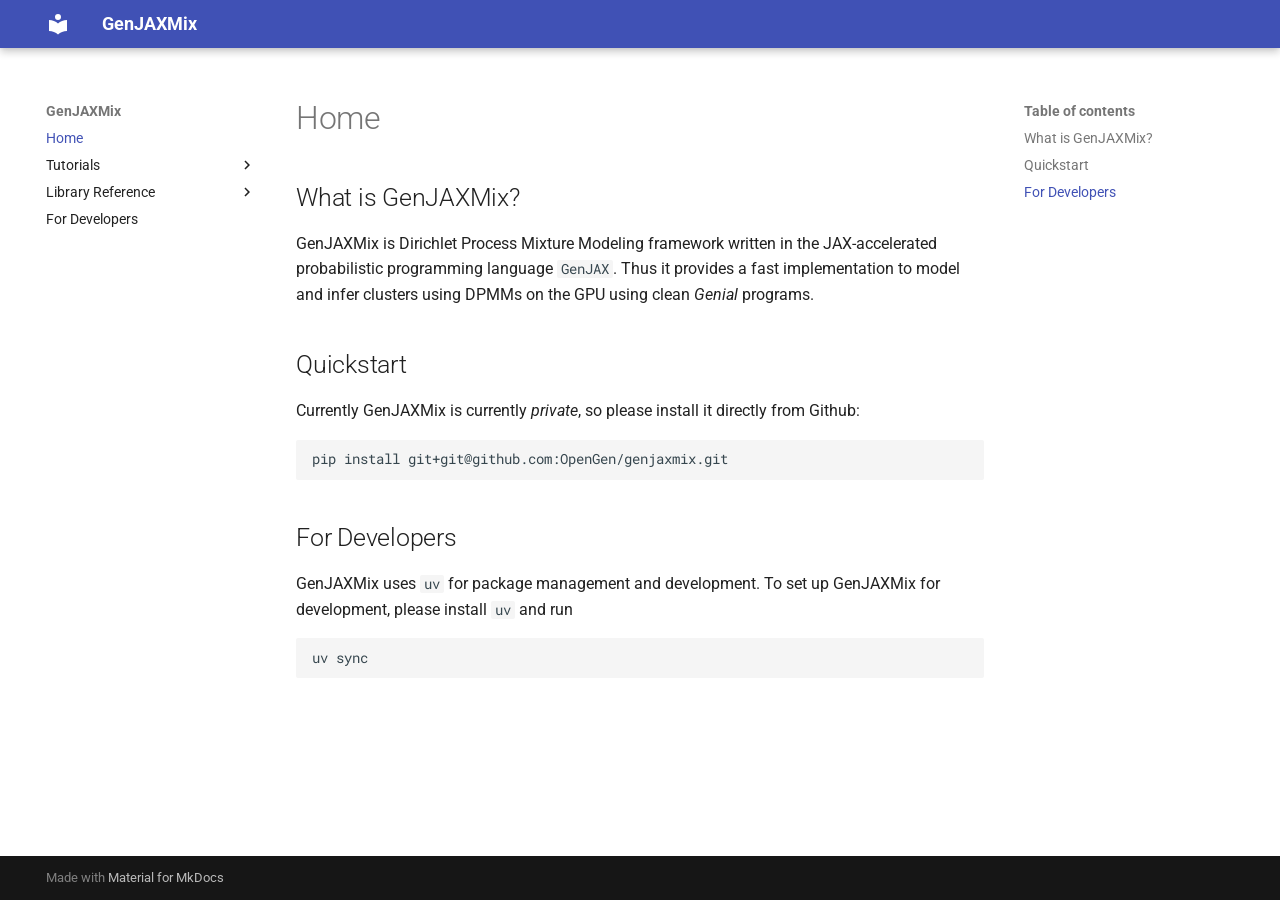
<file: index.html>
<!doctype html>
<html lang="en" class="no-js">
  <head>
    
      <meta charset="utf-8">
      <meta name="viewport" content="width=device-width,initial-scale=1">
      
      
      
      
      
      
      <link rel="icon" href="assets/images/favicon.png">
      <meta name="generator" content="mkdocs-1.6.1, mkdocs-material-9.6.2">
    
    
      
        <title>GenJAXMix</title>
      
    
    
      <link rel="stylesheet" href="assets/stylesheets/main.d7758b05.min.css">
      
      


    
    
      
    
    
      
        
        
        <link rel="preconnect" href="https://fonts.gstatic.com" crossorigin>
        <link rel="stylesheet" href="https://fonts.googleapis.com/css?family=Roboto:300,300i,400,400i,700,700i%7CRoboto+Mono:400,400i,700,700i&display=fallback">
        <style>:root{--md-text-font:"Roboto";--md-code-font:"Roboto Mono"}</style>
      
    
    
      <link rel="stylesheet" href="assets/_mkdocstrings.css">
    
    <script>__md_scope=new URL(".",location),__md_hash=e=>[...e].reduce(((e,_)=>(e<<5)-e+_.charCodeAt(0)),0),__md_get=(e,_=localStorage,t=__md_scope)=>JSON.parse(_.getItem(t.pathname+"."+e)),__md_set=(e,_,t=localStorage,a=__md_scope)=>{try{t.setItem(a.pathname+"."+e,JSON.stringify(_))}catch(e){}}</script>
    
      

    
    
    
  </head>
  
  
    <body dir="ltr">
  
    
    <input class="md-toggle" data-md-toggle="drawer" type="checkbox" id="__drawer" autocomplete="off">
    <input class="md-toggle" data-md-toggle="search" type="checkbox" id="__search" autocomplete="off">
    <label class="md-overlay" for="__drawer"></label>
    <div data-md-component="skip">
      
        
        <a href="#what-is-genjaxmix" class="md-skip">
          Skip to content
        </a>
      
    </div>
    <div data-md-component="announce">
      
    </div>
    
    
      

  

<header class="md-header md-header--shadow" data-md-component="header">
  <nav class="md-header__inner md-grid" aria-label="Header">
    <a href="." title="GenJAXMix" class="md-header__button md-logo" aria-label="GenJAXMix" data-md-component="logo">
      
  
  <svg xmlns="http://www.w3.org/2000/svg" viewBox="0 0 24 24"><path d="M12 8a3 3 0 0 0 3-3 3 3 0 0 0-3-3 3 3 0 0 0-3 3 3 3 0 0 0 3 3m0 3.54C9.64 9.35 6.5 8 3 8v11c3.5 0 6.64 1.35 9 3.54 2.36-2.19 5.5-3.54 9-3.54V8c-3.5 0-6.64 1.35-9 3.54"/></svg>

    </a>
    <label class="md-header__button md-icon" for="__drawer">
      
      <svg xmlns="http://www.w3.org/2000/svg" viewBox="0 0 24 24"><path d="M3 6h18v2H3zm0 5h18v2H3zm0 5h18v2H3z"/></svg>
    </label>
    <div class="md-header__title" data-md-component="header-title">
      <div class="md-header__ellipsis">
        <div class="md-header__topic">
          <span class="md-ellipsis">
            GenJAXMix
          </span>
        </div>
        <div class="md-header__topic" data-md-component="header-topic">
          <span class="md-ellipsis">
            
              Home
            
          </span>
        </div>
      </div>
    </div>
    
    
      <script>var palette=__md_get("__palette");if(palette&&palette.color){if("(prefers-color-scheme)"===palette.color.media){var media=matchMedia("(prefers-color-scheme: light)"),input=document.querySelector(media.matches?"[data-md-color-media='(prefers-color-scheme: light)']":"[data-md-color-media='(prefers-color-scheme: dark)']");palette.color.media=input.getAttribute("data-md-color-media"),palette.color.scheme=input.getAttribute("data-md-color-scheme"),palette.color.primary=input.getAttribute("data-md-color-primary"),palette.color.accent=input.getAttribute("data-md-color-accent")}for(var[key,value]of Object.entries(palette.color))document.body.setAttribute("data-md-color-"+key,value)}</script>
    
    
    
    
  </nav>
  
</header>
    
    <div class="md-container" data-md-component="container">
      
      
        
          
        
      
      <main class="md-main" data-md-component="main">
        <div class="md-main__inner md-grid">
          
            
              
              <div class="md-sidebar md-sidebar--primary" data-md-component="sidebar" data-md-type="navigation" >
                <div class="md-sidebar__scrollwrap">
                  <div class="md-sidebar__inner">
                    



<nav class="md-nav md-nav--primary" aria-label="Navigation" data-md-level="0">
  <label class="md-nav__title" for="__drawer">
    <a href="." title="GenJAXMix" class="md-nav__button md-logo" aria-label="GenJAXMix" data-md-component="logo">
      
  
  <svg xmlns="http://www.w3.org/2000/svg" viewBox="0 0 24 24"><path d="M12 8a3 3 0 0 0 3-3 3 3 0 0 0-3-3 3 3 0 0 0-3 3 3 3 0 0 0 3 3m0 3.54C9.64 9.35 6.5 8 3 8v11c3.5 0 6.64 1.35 9 3.54 2.36-2.19 5.5-3.54 9-3.54V8c-3.5 0-6.64 1.35-9 3.54"/></svg>

    </a>
    GenJAXMix
  </label>
  
  <ul class="md-nav__list" data-md-scrollfix>
    
      
      
  
  
    
  
  
  
    <li class="md-nav__item md-nav__item--active">
      
      <input class="md-nav__toggle md-toggle" type="checkbox" id="__toc">
      
      
      
        <label class="md-nav__link md-nav__link--active" for="__toc">
          
  
  <span class="md-ellipsis">
    Home
    
  </span>
  

          <span class="md-nav__icon md-icon"></span>
        </label>
      
      <a href="." class="md-nav__link md-nav__link--active">
        
  
  <span class="md-ellipsis">
    Home
    
  </span>
  

      </a>
      
        

<nav class="md-nav md-nav--secondary" aria-label="Table of contents">
  
  
  
  
    <label class="md-nav__title" for="__toc">
      <span class="md-nav__icon md-icon"></span>
      Table of contents
    </label>
    <ul class="md-nav__list" data-md-component="toc" data-md-scrollfix>
      
        <li class="md-nav__item">
  <a href="#what-is-genjaxmix" class="md-nav__link">
    <span class="md-ellipsis">
      What is GenJAXMix?
    </span>
  </a>
  
</li>
      
        <li class="md-nav__item">
  <a href="#quickstart" class="md-nav__link">
    <span class="md-ellipsis">
      Quickstart
    </span>
  </a>
  
</li>
      
        <li class="md-nav__item">
  <a href="#for-developers" class="md-nav__link">
    <span class="md-ellipsis">
      For Developers
    </span>
  </a>
  
</li>
      
    </ul>
  
</nav>
      
    </li>
  

    
      
      
  
  
  
  
    
    
    
    
    <li class="md-nav__item md-nav__item--nested">
      
        
        
        <input class="md-nav__toggle md-toggle " type="checkbox" id="__nav_2" >
        
          
          <label class="md-nav__link" for="__nav_2" id="__nav_2_label" tabindex="0">
            
  
  <span class="md-ellipsis">
    Tutorials
    
  </span>
  

            <span class="md-nav__icon md-icon"></span>
          </label>
        
        <nav class="md-nav" data-md-level="1" aria-labelledby="__nav_2_label" aria-expanded="false">
          <label class="md-nav__title" for="__nav_2">
            <span class="md-nav__icon md-icon"></span>
            Tutorials
          </label>
          <ul class="md-nav__list" data-md-scrollfix>
            
              
                
  
  
  
  
    <li class="md-nav__item">
      <a href="tutorials/getting_started.py" class="md-nav__link">
        
  
  <span class="md-ellipsis">
    Getting Started
    
  </span>
  

      </a>
    </li>
  

              
            
              
                
  
  
  
  
    <li class="md-nav__item">
      <a href="tutorials/dpmm_ground_up.ipynb" class="md-nav__link">
        
  
  <span class="md-ellipsis">
    DPMMs from the Ground Up
    
  </span>
  

      </a>
    </li>
  

              
            
              
                
  
  
  
  
    <li class="md-nav__item">
      <a href="tutorials/sub_cluster.ipynb" class="md-nav__link">
        
  
  <span class="md-ellipsis">
    Splitting Clusters
    
  </span>
  

      </a>
    </li>
  

              
            
          </ul>
        </nav>
      
    </li>
  

    
      
      
  
  
  
  
    
    
    
    
    <li class="md-nav__item md-nav__item--nested">
      
        
        
        <input class="md-nav__toggle md-toggle " type="checkbox" id="__nav_3" >
        
          
          <label class="md-nav__link" for="__nav_3" id="__nav_3_label" tabindex="0">
            
  
  <span class="md-ellipsis">
    Library Reference
    
  </span>
  

            <span class="md-nav__icon md-icon"></span>
          </label>
        
        <nav class="md-nav" data-md-level="1" aria-labelledby="__nav_3_label" aria-expanded="false">
          <label class="md-nav__title" for="__nav_3">
            <span class="md-nav__icon md-icon"></span>
            Library Reference
          </label>
          <ul class="md-nav__list" data-md-scrollfix>
            
              
                
  
  
  
  
    <li class="md-nav__item">
      <a href="reference/api.md" class="md-nav__link">
        
  
  <span class="md-ellipsis">
    API
    
  </span>
  

      </a>
    </li>
  

              
            
              
                
  
  
  
  
    <li class="md-nav__item">
      <a href="reference/conjugacy.md" class="md-nav__link">
        
  
  <span class="md-ellipsis">
    Conjugacy
    
  </span>
  

      </a>
    </li>
  

              
            
              
                
  
  
  
  
    <li class="md-nav__item">
      <a href="reference/inference.md" class="md-nav__link">
        
  
  <span class="md-ellipsis">
    Inference
    
  </span>
  

      </a>
    </li>
  

              
            
          </ul>
        </nav>
      
    </li>
  

    
      
      
  
  
  
  
    <li class="md-nav__item">
      <a href="dev.md" class="md-nav__link">
        
  
  <span class="md-ellipsis">
    For Developers
    
  </span>
  

      </a>
    </li>
  

    
  </ul>
</nav>
                  </div>
                </div>
              </div>
            
            
              
              <div class="md-sidebar md-sidebar--secondary" data-md-component="sidebar" data-md-type="toc" >
                <div class="md-sidebar__scrollwrap">
                  <div class="md-sidebar__inner">
                    

<nav class="md-nav md-nav--secondary" aria-label="Table of contents">
  
  
  
  
    <label class="md-nav__title" for="__toc">
      <span class="md-nav__icon md-icon"></span>
      Table of contents
    </label>
    <ul class="md-nav__list" data-md-component="toc" data-md-scrollfix>
      
        <li class="md-nav__item">
  <a href="#what-is-genjaxmix" class="md-nav__link">
    <span class="md-ellipsis">
      What is GenJAXMix?
    </span>
  </a>
  
</li>
      
        <li class="md-nav__item">
  <a href="#quickstart" class="md-nav__link">
    <span class="md-ellipsis">
      Quickstart
    </span>
  </a>
  
</li>
      
        <li class="md-nav__item">
  <a href="#for-developers" class="md-nav__link">
    <span class="md-ellipsis">
      For Developers
    </span>
  </a>
  
</li>
      
    </ul>
  
</nav>
                  </div>
                </div>
              </div>
            
          
          
            <div class="md-content" data-md-component="content">
              <article class="md-content__inner md-typeset">
                
                  



  <h1>Home</h1>

<h2 id="what-is-genjaxmix">What is GenJAXMix?</h2>
<p>GenJAXMix is Dirichlet Process Mixture Modeling framework written in the JAX-accelerated probabilistic programming language <code>GenJAX</code>. Thus it provides a fast implementation to model and infer clusters using DPMMs on the GPU using clean <em>Genial</em> programs.</p>
<h2 id="quickstart">Quickstart</h2>
<p>Currently GenJAXMix is currently <em>private</em>, so please install it directly from Github:</p>
<pre><code>pip install git+git@github.com:OpenGen/genjaxmix.git
</code></pre>
<h2 id="for-developers">For Developers</h2>
<p>GenJAXMix uses <code>uv</code> for package management and development. To set up GenJAXMix for development, please install <code>uv</code> and run</p>
<pre><code>uv sync
</code></pre>












                
              </article>
            </div>
          
          
<script>var target=document.getElementById(location.hash.slice(1));target&&target.name&&(target.checked=target.name.startsWith("__tabbed_"))</script>
        </div>
        
      </main>
      
        <footer class="md-footer">
  
  <div class="md-footer-meta md-typeset">
    <div class="md-footer-meta__inner md-grid">
      <div class="md-copyright">
  
  
    Made with
    <a href="https://squidfunk.github.io/mkdocs-material/" target="_blank" rel="noopener">
      Material for MkDocs
    </a>
  
</div>
      
    </div>
  </div>
</footer>
      
    </div>
    <div class="md-dialog" data-md-component="dialog">
      <div class="md-dialog__inner md-typeset"></div>
    </div>
    
    
    <script id="__config" type="application/json">{"base": ".", "features": [], "search": "assets/javascripts/workers/search.f8cc74c7.min.js", "translations": {"clipboard.copied": "Copied to clipboard", "clipboard.copy": "Copy to clipboard", "search.result.more.one": "1 more on this page", "search.result.more.other": "# more on this page", "search.result.none": "No matching documents", "search.result.one": "1 matching document", "search.result.other": "# matching documents", "search.result.placeholder": "Type to start searching", "search.result.term.missing": "Missing", "select.version": "Select version"}}</script>
    
    
      <script src="assets/javascripts/bundle.f13b1293.min.js"></script>
      
    
  </body>
</html>
</file>
<file: assets/_mkdocstrings.css>
/* Avoid breaking parameter names, etc. in table cells. */
.doc-contents td code {
  word-break: normal !important;
}

/* No line break before first paragraph of descriptions. */
.doc-md-description,
.doc-md-description>p:first-child {
  display: inline;
}

/* Max width for docstring sections tables. */
.doc .md-typeset__table,
.doc .md-typeset__table table {
  display: table !important;
  width: 100%;
}

.doc .md-typeset__table tr {
  display: table-row;
}

/* Defaults in Spacy table style. */
.doc-param-default {
  float: right;
}

/* Parameter headings must be inline, not blocks. */
.doc-heading-parameter {
  display: inline;
}

/* Prefer space on the right, not the left of parameter permalinks. */
.doc-heading-parameter .headerlink {
  margin-left: 0 !important;
  margin-right: 0.2rem;
}

/* Backward-compatibility: docstring section titles in bold. */
.doc-section-title {
  font-weight: bold;
}

/* Symbols in Navigation and ToC. */
:root, :host,
[data-md-color-scheme="default"] {
  --doc-symbol-parameter-fg-color: #df50af;
  --doc-symbol-attribute-fg-color: #953800;
  --doc-symbol-function-fg-color: #8250df;
  --doc-symbol-method-fg-color: #8250df;
  --doc-symbol-class-fg-color: #0550ae;
  --doc-symbol-module-fg-color: #5cad0f;

  --doc-symbol-parameter-bg-color: #df50af1a;
  --doc-symbol-attribute-bg-color: #9538001a;
  --doc-symbol-function-bg-color: #8250df1a;
  --doc-symbol-method-bg-color: #8250df1a;
  --doc-symbol-class-bg-color: #0550ae1a;
  --doc-symbol-module-bg-color: #5cad0f1a;
}

[data-md-color-scheme="slate"] {
  --doc-symbol-parameter-fg-color: #ffa8cc;
  --doc-symbol-attribute-fg-color: #ffa657;
  --doc-symbol-function-fg-color: #d2a8ff;
  --doc-symbol-method-fg-color: #d2a8ff;
  --doc-symbol-class-fg-color: #79c0ff;
  --doc-symbol-module-fg-color: #baff79;

  --doc-symbol-parameter-bg-color: #ffa8cc1a;
  --doc-symbol-attribute-bg-color: #ffa6571a;
  --doc-symbol-function-bg-color: #d2a8ff1a;
  --doc-symbol-method-bg-color: #d2a8ff1a;
  --doc-symbol-class-bg-color: #79c0ff1a;
  --doc-symbol-module-bg-color: #baff791a;
}

code.doc-symbol {
  border-radius: .1rem;
  font-size: .85em;
  padding: 0 .3em;
  font-weight: bold;
}

code.doc-symbol-parameter {
  color: var(--doc-symbol-parameter-fg-color);
  background-color: var(--doc-symbol-parameter-bg-color);
}

code.doc-symbol-parameter::after {
  content: "param";
}

code.doc-symbol-attribute {
  color: var(--doc-symbol-attribute-fg-color);
  background-color: var(--doc-symbol-attribute-bg-color);
}

code.doc-symbol-attribute::after {
  content: "attr";
}

code.doc-symbol-function {
  color: var(--doc-symbol-function-fg-color);
  background-color: var(--doc-symbol-function-bg-color);
}

code.doc-symbol-function::after {
  content: "func";
}

code.doc-symbol-method {
  color: var(--doc-symbol-method-fg-color);
  background-color: var(--doc-symbol-method-bg-color);
}

code.doc-symbol-method::after {
  content: "meth";
}

code.doc-symbol-class {
  color: var(--doc-symbol-class-fg-color);
  background-color: var(--doc-symbol-class-bg-color);
}

code.doc-symbol-class::after {
  content: "class";
}

code.doc-symbol-module {
  color: var(--doc-symbol-module-fg-color);
  background-color: var(--doc-symbol-module-bg-color);
}

code.doc-symbol-module::after {
  content: "mod";
}

.doc-signature .autorefs {
  color: inherit;
  border-bottom: 1px dotted currentcolor;
}
</file>
<file: assets/stylesheets/main.d7758b05.min.css>
@charset "UTF-8";html{-webkit-text-size-adjust:none;-moz-text-size-adjust:none;text-size-adjust:none;box-sizing:border-box}*,:after,:before{box-sizing:inherit}@media (prefers-reduced-motion){*,:after,:before{transition:none!important}}body{margin:0}a,button,input,label{-webkit-tap-highlight-color:transparent}a{color:inherit;text-decoration:none}hr{border:0;box-sizing:initial;display:block;height:.05rem;overflow:visible;padding:0}small{font-size:80%}sub,sup{line-height:1em}img{border-style:none}table{border-collapse:initial;border-spacing:0}td,th{font-weight:400;vertical-align:top}button{background:#0000;border:0;font-family:inherit;font-size:inherit;margin:0;padding:0}input{border:0;outline:none}:root{--md-primary-fg-color:#4051b5;--md-primary-fg-color--light:#5d6cc0;--md-primary-fg-color--dark:#303fa1;--md-primary-bg-color:#fff;--md-primary-bg-color--light:#ffffffb3;--md-accent-fg-color:#526cfe;--md-accent-fg-color--transparent:#526cfe1a;--md-accent-bg-color:#fff;--md-accent-bg-color--light:#ffffffb3}[data-md-color-scheme=default]{color-scheme:light}[data-md-color-scheme=default] img[src$="#gh-dark-mode-only"],[data-md-color-scheme=default] img[src$="#only-dark"]{display:none}:root,[data-md-color-scheme=default]{--md-hue:225deg;--md-default-fg-color:#000000de;--md-default-fg-color--light:#0000008a;--md-default-fg-color--lighter:#00000052;--md-default-fg-color--lightest:#00000012;--md-default-bg-color:#fff;--md-default-bg-color--light:#ffffffb3;--md-default-bg-color--lighter:#ffffff4d;--md-default-bg-color--lightest:#ffffff1f;--md-code-fg-color:#36464e;--md-code-bg-color:#f5f5f5;--md-code-hl-color:#4287ff;--md-code-hl-color--light:#4287ff1a;--md-code-hl-number-color:#d52a2a;--md-code-hl-special-color:#db1457;--md-code-hl-function-color:#a846b9;--md-code-hl-constant-color:#6e59d9;--md-code-hl-keyword-color:#3f6ec6;--md-code-hl-string-color:#1c7d4d;--md-code-hl-name-color:var(--md-code-fg-color);--md-code-hl-operator-color:var(--md-default-fg-color--light);--md-code-hl-punctuation-color:var(--md-default-fg-color--light);--md-code-hl-comment-color:var(--md-default-fg-color--light);--md-code-hl-generic-color:var(--md-default-fg-color--light);--md-code-hl-variable-color:var(--md-default-fg-color--light);--md-typeset-color:var(--md-default-fg-color);--md-typeset-a-color:var(--md-primary-fg-color);--md-typeset-del-color:#f5503d26;--md-typeset-ins-color:#0bd57026;--md-typeset-kbd-color:#fafafa;--md-typeset-kbd-accent-color:#fff;--md-typeset-kbd-border-color:#b8b8b8;--md-typeset-mark-color:#ffff0080;--md-typeset-table-color:#0000001f;--md-typeset-table-color--light:rgba(0,0,0,.035);--md-admonition-fg-color:var(--md-default-fg-color);--md-admonition-bg-color:var(--md-default-bg-color);--md-warning-fg-color:#000000de;--md-warning-bg-color:#ff9;--md-footer-fg-color:#fff;--md-footer-fg-color--light:#ffffffb3;--md-footer-fg-color--lighter:#ffffff73;--md-footer-bg-color:#000000de;--md-footer-bg-color--dark:#00000052;--md-shadow-z1:0 0.2rem 0.5rem #0000000d,0 0 0.05rem #0000001a;--md-shadow-z2:0 0.2rem 0.5rem #0000001a,0 0 0.05rem #00000040;--md-shadow-z3:0 0.2rem 0.5rem #0003,0 0 0.05rem #00000059}.md-icon svg{fill:currentcolor;display:block;height:1.2rem;width:1.2rem}body{-webkit-font-smoothing:antialiased;-moz-osx-font-smoothing:grayscale;--md-text-font-family:var(--md-text-font,_),-apple-system,BlinkMacSystemFont,Helvetica,Arial,sans-serif;--md-code-font-family:var(--md-code-font,_),SFMono-Regular,Consolas,Menlo,monospace}aside,body,input{font-feature-settings:"kern","liga";color:var(--md-typeset-color);font-family:var(--md-text-font-family)}code,kbd,pre{font-feature-settings:"kern";font-family:var(--md-code-font-family)}:root{--md-typeset-table-sort-icon:url('data:image/svg+xml;charset=utf-8,<svg xmlns="http://www.w3.org/2000/svg" viewBox="0 0 24 24"><path d="m18 21-4-4h3V7h-3l4-4 4 4h-3v10h3M2 19v-2h10v2M2 13v-2h7v2M2 7V5h4v2z"/></svg>');--md-typeset-table-sort-icon--asc:url('data:image/svg+xml;charset=utf-8,<svg xmlns="http://www.w3.org/2000/svg" viewBox="0 0 24 24"><path d="M19 17h3l-4 4-4-4h3V3h2M2 17h10v2H2M6 5v2H2V5m0 6h7v2H2z"/></svg>');--md-typeset-table-sort-icon--desc:url('data:image/svg+xml;charset=utf-8,<svg xmlns="http://www.w3.org/2000/svg" viewBox="0 0 24 24"><path d="M19 7h3l-4-4-4 4h3v14h2M2 17h10v2H2M6 5v2H2V5m0 6h7v2H2z"/></svg>')}.md-typeset{-webkit-print-color-adjust:exact;color-adjust:exact;font-size:.8rem;line-height:1.6;overflow-wrap:break-word}@media print{.md-typeset{font-size:.68rem}}.md-typeset blockquote,.md-typeset dl,.md-typeset figure,.md-typeset ol,.md-typeset pre,.md-typeset ul{margin-bottom:1em;margin-top:1em}.md-typeset h1{color:var(--md-default-fg-color--light);font-size:2em;line-height:1.3;margin:0 0 1.25em}.md-typeset h1,.md-typeset h2{font-weight:300;letter-spacing:-.01em}.md-typeset h2{font-size:1.5625em;line-height:1.4;margin:1.6em 0 .64em}.md-typeset h3{font-size:1.25em;font-weight:400;letter-spacing:-.01em;line-height:1.5;margin:1.6em 0 .8em}.md-typeset h2+h3{margin-top:.8em}.md-typeset h4{font-weight:700;letter-spacing:-.01em;margin:1em 0}.md-typeset h5,.md-typeset h6{color:var(--md-default-fg-color--light);font-size:.8em;font-weight:700;letter-spacing:-.01em;margin:1.25em 0}.md-typeset h5{text-transform:uppercase}.md-typeset h5 code{text-transform:none}.md-typeset hr{border-bottom:.05rem solid var(--md-default-fg-color--lightest);display:flow-root;margin:1.5em 0}.md-typeset a{color:var(--md-typeset-a-color);word-break:break-word}.md-typeset a,.md-typeset a:before{transition:color 125ms}.md-typeset a:focus,.md-typeset a:hover{color:var(--md-accent-fg-color)}.md-typeset a:focus code,.md-typeset a:hover code{background-color:var(--md-accent-fg-color--transparent)}.md-typeset a code{color:currentcolor;transition:background-color 125ms}.md-typeset a.focus-visible{outline-color:var(--md-accent-fg-color);outline-offset:.2rem}.md-typeset code,.md-typeset kbd,.md-typeset pre{color:var(--md-code-fg-color);direction:ltr;font-variant-ligatures:none}@media print{.md-typeset code,.md-typeset kbd,.md-typeset pre{white-space:pre-wrap}}.md-typeset code{background-color:var(--md-code-bg-color);border-radius:.1rem;-webkit-box-decoration-break:clone;box-decoration-break:clone;font-size:.85em;padding:0 .2941176471em;word-break:break-word}.md-typeset code:not(.focus-visible){-webkit-tap-highlight-color:transparent;outline:none}.md-typeset pre{display:flow-root;line-height:1.4;position:relative}.md-typeset pre>code{-webkit-box-decoration-break:slice;box-decoration-break:slice;box-shadow:none;display:block;margin:0;outline-color:var(--md-accent-fg-color);overflow:auto;padding:.7720588235em 1.1764705882em;scrollbar-color:var(--md-default-fg-color--lighter) #0000;scrollbar-width:thin;touch-action:auto;word-break:normal}.md-typeset pre>code:hover{scrollbar-color:var(--md-accent-fg-color) #0000}.md-typeset pre>code::-webkit-scrollbar{height:.2rem;width:.2rem}.md-typeset pre>code::-webkit-scrollbar-thumb{background-color:var(--md-default-fg-color--lighter)}.md-typeset pre>code::-webkit-scrollbar-thumb:hover{background-color:var(--md-accent-fg-color)}.md-typeset kbd{background-color:var(--md-typeset-kbd-color);border-radius:.1rem;box-shadow:0 .1rem 0 .05rem var(--md-typeset-kbd-border-color),0 .1rem 0 var(--md-typeset-kbd-border-color),0 -.1rem .2rem var(--md-typeset-kbd-accent-color) inset;color:var(--md-default-fg-color);display:inline-block;font-size:.75em;padding:0 .6666666667em;vertical-align:text-top;word-break:break-word}.md-typeset mark{background-color:var(--md-typeset-mark-color);-webkit-box-decoration-break:clone;box-decoration-break:clone;color:inherit;word-break:break-word}.md-typeset abbr{border-bottom:.05rem dotted var(--md-default-fg-color--light);cursor:help;text-decoration:none}.md-typeset small{opacity:.75}[dir=ltr] .md-typeset sub,[dir=ltr] .md-typeset sup{margin-left:.078125em}[dir=rtl] .md-typeset sub,[dir=rtl] .md-typeset sup{margin-right:.078125em}[dir=ltr] .md-typeset blockquote{padding-left:.6rem}[dir=rtl] .md-typeset blockquote{padding-right:.6rem}[dir=ltr] .md-typeset blockquote{border-left:.2rem solid var(--md-default-fg-color--lighter)}[dir=rtl] .md-typeset blockquote{border-right:.2rem solid var(--md-default-fg-color--lighter)}.md-typeset blockquote{color:var(--md-default-fg-color--light);margin-left:0;margin-right:0}.md-typeset ul{list-style-type:disc}.md-typeset ul[type]{list-style-type:revert-layer}[dir=ltr] .md-typeset ol,[dir=ltr] .md-typeset ul{margin-left:.625em}[dir=rtl] .md-typeset ol,[dir=rtl] .md-typeset ul{margin-right:.625em}.md-typeset ol,.md-typeset ul{padding:0}.md-typeset ol:not([hidden]),.md-typeset ul:not([hidden]){display:flow-root}.md-typeset ol ol,.md-typeset ul ol{list-style-type:lower-alpha}.md-typeset ol ol ol,.md-typeset ul ol ol{list-style-type:lower-roman}.md-typeset ol ol ol ol,.md-typeset ul ol ol ol{list-style-type:upper-alpha}.md-typeset ol ol ol ol ol,.md-typeset ul ol ol ol ol{list-style-type:upper-roman}.md-typeset ol[type],.md-typeset ul[type]{list-style-type:revert-layer}[dir=ltr] .md-typeset ol li,[dir=ltr] .md-typeset ul li{margin-left:1.25em}[dir=rtl] .md-typeset ol li,[dir=rtl] .md-typeset ul li{margin-right:1.25em}.md-typeset ol li,.md-typeset ul li{margin-bottom:.5em}.md-typeset ol li blockquote,.md-typeset ol li p,.md-typeset ul li blockquote,.md-typeset ul li p{margin:.5em 0}.md-typeset ol li:last-child,.md-typeset ul li:last-child{margin-bottom:0}[dir=ltr] .md-typeset ol li ol,[dir=ltr] .md-typeset ol li ul,[dir=ltr] .md-typeset ul li ol,[dir=ltr] .md-typeset ul li ul{margin-left:.625em}[dir=rtl] .md-typeset ol li ol,[dir=rtl] .md-typeset ol li ul,[dir=rtl] .md-typeset ul li ol,[dir=rtl] .md-typeset ul li ul{margin-right:.625em}.md-typeset ol li ol,.md-typeset ol li ul,.md-typeset ul li ol,.md-typeset ul li ul{margin-bottom:.5em;margin-top:.5em}[dir=ltr] .md-typeset dd{margin-left:1.875em}[dir=rtl] .md-typeset dd{margin-right:1.875em}.md-typeset dd{margin-bottom:1.5em;margin-top:1em}.md-typeset img,.md-typeset svg,.md-typeset video{height:auto;max-width:100%}.md-typeset img[align=left]{margin:1em 1em 1em 0}.md-typeset img[align=right]{margin:1em 0 1em 1em}.md-typeset img[align]:only-child{margin-top:0}.md-typeset figure{display:flow-root;margin:1em auto;max-width:100%;text-align:center;width:-moz-fit-content;width:fit-content}.md-typeset figure img{display:block;margin:0 auto}.md-typeset figcaption{font-style:italic;margin:1em auto;max-width:24rem}.md-typeset iframe{max-width:100%}.md-typeset table:not([class]){background-color:var(--md-default-bg-color);border:.05rem solid var(--md-typeset-table-color);border-radius:.1rem;display:inline-block;font-size:.64rem;max-width:100%;overflow:auto;touch-action:auto}@media print{.md-typeset table:not([class]){display:table}}.md-typeset table:not([class])+*{margin-top:1.5em}.md-typeset table:not([class]) td>:first-child,.md-typeset table:not([class]) th>:first-child{margin-top:0}.md-typeset table:not([class]) td>:last-child,.md-typeset table:not([class]) th>:last-child{margin-bottom:0}.md-typeset table:not([class]) td:not([align]),.md-typeset table:not([class]) th:not([align]){text-align:left}[dir=rtl] .md-typeset table:not([class]) td:not([align]),[dir=rtl] .md-typeset table:not([class]) th:not([align]){text-align:right}.md-typeset table:not([class]) th{font-weight:700;min-width:5rem;padding:.9375em 1.25em;vertical-align:top}.md-typeset table:not([class]) td{border-top:.05rem solid var(--md-typeset-table-color);padding:.9375em 1.25em;vertical-align:top}.md-typeset table:not([class]) tbody tr{transition:background-color 125ms}.md-typeset table:not([class]) tbody tr:hover{background-color:var(--md-typeset-table-color--light);box-shadow:0 .05rem 0 var(--md-default-bg-color) inset}.md-typeset table:not([class]) a{word-break:normal}.md-typeset table th[role=columnheader]{cursor:pointer}[dir=ltr] .md-typeset table th[role=columnheader]:after{margin-left:.5em}[dir=rtl] .md-typeset table th[role=columnheader]:after{margin-right:.5em}.md-typeset table th[role=columnheader]:after{content:"";display:inline-block;height:1.2em;-webkit-mask-image:var(--md-typeset-table-sort-icon);mask-image:var(--md-typeset-table-sort-icon);-webkit-mask-repeat:no-repeat;mask-repeat:no-repeat;-webkit-mask-size:contain;mask-size:contain;transition:background-color 125ms;vertical-align:text-bottom;width:1.2em}.md-typeset table th[role=columnheader]:hover:after{background-color:var(--md-default-fg-color--lighter)}.md-typeset table th[role=columnheader][aria-sort=ascending]:after{background-color:var(--md-default-fg-color--light);-webkit-mask-image:var(--md-typeset-table-sort-icon--asc);mask-image:var(--md-typeset-table-sort-icon--asc)}.md-typeset table th[role=columnheader][aria-sort=descending]:after{background-color:var(--md-default-fg-color--light);-webkit-mask-image:var(--md-typeset-table-sort-icon--desc);mask-image:var(--md-typeset-table-sort-icon--desc)}.md-typeset__scrollwrap{margin:1em -.8rem;overflow-x:auto;touch-action:auto}.md-typeset__table{display:inline-block;margin-bottom:.5em;padding:0 .8rem}@media print{.md-typeset__table{display:block}}html .md-typeset__table table{display:table;margin:0;overflow:hidden;width:100%}@media screen and (max-width:44.984375em){.md-content__inner>pre{margin:1em -.8rem}.md-content__inner>pre code{border-radius:0}}.md-typeset .md-author{border-radius:100%;display:block;flex-shrink:0;height:1.6rem;overflow:hidden;position:relative;transition:color 125ms,transform 125ms;width:1.6rem}.md-typeset .md-author img{display:block}.md-typeset .md-author--more{background:var(--md-default-fg-color--lightest);color:var(--md-default-fg-color--lighter);font-size:.6rem;font-weight:700;line-height:1.6rem;text-align:center}.md-typeset .md-author--long{height:2.4rem;width:2.4rem}.md-typeset a.md-author{transform:scale(1)}.md-typeset a.md-author img{border-radius:100%;filter:grayscale(100%) opacity(75%);transition:filter 125ms}.md-typeset a.md-author:focus,.md-typeset a.md-author:hover{transform:scale(1.1);z-index:1}.md-typeset a.md-author:focus img,.md-typeset a.md-author:hover img{filter:grayscale(0)}.md-banner{background-color:var(--md-footer-bg-color);color:var(--md-footer-fg-color);overflow:auto}@media print{.md-banner{display:none}}.md-banner--warning{background-color:var(--md-warning-bg-color);color:var(--md-warning-fg-color)}.md-banner__inner{font-size:.7rem;margin:.6rem auto;padding:0 .8rem}[dir=ltr] .md-banner__button{float:right}[dir=rtl] .md-banner__button{float:left}.md-banner__button{color:inherit;cursor:pointer;transition:opacity .25s}.no-js .md-banner__button{display:none}.md-banner__button:hover{opacity:.7}html{font-size:125%;height:100%;overflow-x:hidden}@media screen and (min-width:100em){html{font-size:137.5%}}@media screen and (min-width:125em){html{font-size:150%}}body{background-color:var(--md-default-bg-color);display:flex;flex-direction:column;font-size:.5rem;min-height:100%;position:relative;width:100%}@media print{body{display:block}}@media screen and (max-width:59.984375em){body[data-md-scrolllock]{position:fixed}}.md-grid{margin-left:auto;margin-right:auto;max-width:61rem}.md-container{display:flex;flex-direction:column;flex-grow:1}@media print{.md-container{display:block}}.md-main{flex-grow:1}.md-main__inner{display:flex;height:100%;margin-top:1.5rem}.md-ellipsis{overflow:hidden;text-overflow:ellipsis}.md-toggle{display:none}.md-option{height:0;opacity:0;position:absolute;width:0}.md-option:checked+label:not([hidden]){display:block}.md-option.focus-visible+label{outline-color:var(--md-accent-fg-color);outline-style:auto}.md-skip{background-color:var(--md-default-fg-color);border-radius:.1rem;color:var(--md-default-bg-color);font-size:.64rem;margin:.5rem;opacity:0;outline-color:var(--md-accent-fg-color);padding:.3rem .5rem;position:fixed;transform:translateY(.4rem);z-index:-1}.md-skip:focus{opacity:1;transform:translateY(0);transition:transform .25s cubic-bezier(.4,0,.2,1),opacity 175ms 75ms;z-index:10}@page{margin:25mm}:root{--md-clipboard-icon:url('data:image/svg+xml;charset=utf-8,<svg xmlns="http://www.w3.org/2000/svg" viewBox="0 0 24 24"><path d="M19 21H8V7h11m0-2H8a2 2 0 0 0-2 2v14a2 2 0 0 0 2 2h11a2 2 0 0 0 2-2V7a2 2 0 0 0-2-2m-3-4H4a2 2 0 0 0-2 2v14h2V3h12z"/></svg>')}.md-clipboard{border-radius:.1rem;color:var(--md-default-fg-color--lightest);cursor:pointer;height:1.5em;outline-color:var(--md-accent-fg-color);outline-offset:.1rem;position:absolute;right:.5em;top:.5em;transition:color .25s;width:1.5em;z-index:1}@media print{.md-clipboard{display:none}}.md-clipboard:not(.focus-visible){-webkit-tap-highlight-color:transparent;outline:none}:hover>.md-clipboard{color:var(--md-default-fg-color--light)}.md-clipboard:focus,.md-clipboard:hover{color:var(--md-accent-fg-color)}.md-clipboard:after{background-color:currentcolor;content:"";display:block;height:1.125em;margin:0 auto;-webkit-mask-image:var(--md-clipboard-icon);mask-image:var(--md-clipboard-icon);-webkit-mask-position:center;mask-position:center;-webkit-mask-repeat:no-repeat;mask-repeat:no-repeat;-webkit-mask-size:contain;mask-size:contain;width:1.125em}.md-clipboard--inline{cursor:pointer}.md-clipboard--inline code{transition:color .25s,background-color .25s}.md-clipboard--inline:focus code,.md-clipboard--inline:hover code{background-color:var(--md-accent-fg-color--transparent);color:var(--md-accent-fg-color)}.md-typeset .md-code__content{display:grid}@keyframes consent{0%{opacity:0;transform:translateY(100%)}to{opacity:1;transform:translateY(0)}}@keyframes overlay{0%{opacity:0}to{opacity:1}}.md-consent__overlay{animation:overlay .25s both;-webkit-backdrop-filter:blur(.1rem);backdrop-filter:blur(.1rem);background-color:#0000008a;height:100%;opacity:1;position:fixed;top:0;width:100%;z-index:5}.md-consent__inner{animation:consent .5s cubic-bezier(.1,.7,.1,1) both;background-color:var(--md-default-bg-color);border:0;border-radius:.1rem;bottom:0;box-shadow:0 0 .2rem #0000001a,0 .2rem .4rem #0003;max-height:100%;overflow:auto;padding:0;position:fixed;width:100%;z-index:5}.md-consent__form{padding:.8rem}.md-consent__settings{display:none;margin:1em 0}input:checked+.md-consent__settings{display:block}.md-consent__controls{margin-bottom:.8rem}.md-typeset .md-consent__controls .md-button{display:inline}@media screen and (max-width:44.984375em){.md-typeset .md-consent__controls .md-button{display:block;margin-top:.4rem;text-align:center;width:100%}}.md-consent label{cursor:pointer}.md-content{flex-grow:1;min-width:0}.md-content__inner{margin:0 .8rem 1.2rem;padding-top:.6rem}@media screen and (min-width:76.25em){[dir=ltr] .md-sidebar--primary:not([hidden])~.md-content>.md-content__inner{margin-left:1.2rem}[dir=ltr] .md-sidebar--secondary:not([hidden])~.md-content>.md-content__inner,[dir=rtl] .md-sidebar--primary:not([hidden])~.md-content>.md-content__inner{margin-right:1.2rem}[dir=rtl] .md-sidebar--secondary:not([hidden])~.md-content>.md-content__inner{margin-left:1.2rem}}.md-content__inner:before{content:"";display:block;height:.4rem}.md-content__inner>:last-child{margin-bottom:0}[dir=ltr] .md-content__button{float:right}[dir=rtl] .md-content__button{float:left}[dir=ltr] .md-content__button{margin-left:.4rem}[dir=rtl] .md-content__button{margin-right:.4rem}.md-content__button{margin:.4rem 0;padding:0}@media print{.md-content__button{display:none}}.md-typeset .md-content__button{color:var(--md-default-fg-color--lighter)}.md-content__button svg{display:inline;vertical-align:top}[dir=rtl] .md-content__button svg{transform:scaleX(-1)}[dir=ltr] .md-dialog{right:.8rem}[dir=rtl] .md-dialog{left:.8rem}.md-dialog{background-color:var(--md-default-fg-color);border-radius:.1rem;bottom:.8rem;box-shadow:var(--md-shadow-z3);min-width:11.1rem;opacity:0;padding:.4rem .6rem;pointer-events:none;position:fixed;transform:translateY(100%);transition:transform 0ms .4s,opacity .4s;z-index:4}@media print{.md-dialog{display:none}}.md-dialog--active{opacity:1;pointer-events:auto;transform:translateY(0);transition:transform .4s cubic-bezier(.075,.85,.175,1),opacity .4s}.md-dialog__inner{color:var(--md-default-bg-color);font-size:.7rem}.md-feedback{margin:2em 0 1em;text-align:center}.md-feedback fieldset{border:none;margin:0;padding:0}.md-feedback__title{font-weight:700;margin:1em auto}.md-feedback__inner{position:relative}.md-feedback__list{display:flex;flex-wrap:wrap;place-content:baseline center;position:relative}.md-feedback__list:hover .md-icon:not(:disabled){color:var(--md-default-fg-color--lighter)}:disabled .md-feedback__list{min-height:1.8rem}.md-feedback__icon{color:var(--md-default-fg-color--light);cursor:pointer;flex-shrink:0;margin:0 .1rem;transition:color 125ms}.md-feedback__icon:not(:disabled).md-icon:hover{color:var(--md-accent-fg-color)}.md-feedback__icon:disabled{color:var(--md-default-fg-color--lightest);pointer-events:none}.md-feedback__note{opacity:0;position:relative;transform:translateY(.4rem);transition:transform .4s cubic-bezier(.1,.7,.1,1),opacity .15s}.md-feedback__note>*{margin:0 auto;max-width:16rem}:disabled .md-feedback__note{opacity:1;transform:translateY(0)}@media print{.md-feedback{display:none}}.md-footer{background-color:var(--md-footer-bg-color);color:var(--md-footer-fg-color)}@media print{.md-footer{display:none}}.md-footer__inner{justify-content:space-between;overflow:auto;padding:.2rem}.md-footer__inner:not([hidden]){display:flex}.md-footer__link{align-items:end;display:flex;flex-grow:0.01;margin-bottom:.4rem;margin-top:1rem;max-width:100%;outline-color:var(--md-accent-fg-color);overflow:hidden;transition:opacity .25s}.md-footer__link:focus,.md-footer__link:hover{opacity:.7}[dir=rtl] .md-footer__link svg{transform:scaleX(-1)}@media screen and (max-width:44.984375em){.md-footer__link--prev{flex-shrink:0}.md-footer__link--prev .md-footer__title{display:none}}[dir=ltr] .md-footer__link--next{margin-left:auto}[dir=rtl] .md-footer__link--next{margin-right:auto}.md-footer__link--next{text-align:right}[dir=rtl] .md-footer__link--next{text-align:left}.md-footer__title{flex-grow:1;font-size:.9rem;margin-bottom:.7rem;max-width:calc(100% - 2.4rem);padding:0 1rem;white-space:nowrap}.md-footer__button{margin:.2rem;padding:.4rem}.md-footer__direction{font-size:.64rem;opacity:.7}.md-footer-meta{background-color:var(--md-footer-bg-color--dark)}.md-footer-meta__inner{display:flex;flex-wrap:wrap;justify-content:space-between;padding:.2rem}html .md-footer-meta.md-typeset a{color:var(--md-footer-fg-color--light)}html .md-footer-meta.md-typeset a:focus,html .md-footer-meta.md-typeset a:hover{color:var(--md-footer-fg-color)}.md-copyright{color:var(--md-footer-fg-color--lighter);font-size:.64rem;margin:auto .6rem;padding:.4rem 0;width:100%}@media screen and (min-width:45em){.md-copyright{width:auto}}.md-copyright__highlight{color:var(--md-footer-fg-color--light)}.md-social{display:inline-flex;gap:.2rem;margin:0 .4rem;padding:.2rem 0 .6rem}@media screen and (min-width:45em){.md-social{padding:.6rem 0}}.md-social__link{display:inline-block;height:1.6rem;text-align:center;width:1.6rem}.md-social__link:before{line-height:1.9}.md-social__link svg{fill:currentcolor;max-height:.8rem;vertical-align:-25%}.md-typeset .md-button{border:.1rem solid;border-radius:.1rem;color:var(--md-primary-fg-color);cursor:pointer;display:inline-block;font-weight:700;padding:.625em 2em;transition:color 125ms,background-color 125ms,border-color 125ms}.md-typeset .md-button--primary{background-color:var(--md-primary-fg-color);border-color:var(--md-primary-fg-color);color:var(--md-primary-bg-color)}.md-typeset .md-button:focus,.md-typeset .md-button:hover{background-color:var(--md-accent-fg-color);border-color:var(--md-accent-fg-color);color:var(--md-accent-bg-color)}[dir=ltr] .md-typeset .md-input{border-top-left-radius:.1rem}[dir=ltr] .md-typeset .md-input,[dir=rtl] .md-typeset .md-input{border-top-right-radius:.1rem}[dir=rtl] .md-typeset .md-input{border-top-left-radius:.1rem}.md-typeset .md-input{border-bottom:.1rem solid var(--md-default-fg-color--lighter);box-shadow:var(--md-shadow-z1);font-size:.8rem;height:1.8rem;padding:0 .6rem;transition:border .25s,box-shadow .25s}.md-typeset .md-input:focus,.md-typeset .md-input:hover{border-bottom-color:var(--md-accent-fg-color);box-shadow:var(--md-shadow-z2)}.md-typeset .md-input--stretch{width:100%}.md-header{background-color:var(--md-primary-fg-color);box-shadow:0 0 .2rem #0000,0 .2rem .4rem #0000;color:var(--md-primary-bg-color);display:block;left:0;position:sticky;right:0;top:0;z-index:4}@media print{.md-header{display:none}}.md-header[hidden]{transform:translateY(-100%);transition:transform .25s cubic-bezier(.8,0,.6,1),box-shadow .25s}.md-header--shadow{box-shadow:0 0 .2rem #0000001a,0 .2rem .4rem #0003;transition:transform .25s cubic-bezier(.1,.7,.1,1),box-shadow .25s}.md-header__inner{align-items:center;display:flex;padding:0 .2rem}.md-header__button{color:currentcolor;cursor:pointer;margin:.2rem;outline-color:var(--md-accent-fg-color);padding:.4rem;position:relative;transition:opacity .25s;vertical-align:middle;z-index:1}.md-header__button:hover{opacity:.7}.md-header__button:not([hidden]){display:inline-block}.md-header__button:not(.focus-visible){-webkit-tap-highlight-color:transparent;outline:none}.md-header__button.md-logo{margin:.2rem;padding:.4rem}@media screen and (max-width:76.234375em){.md-header__button.md-logo{display:none}}.md-header__button.md-logo img,.md-header__button.md-logo svg{fill:currentcolor;display:block;height:1.2rem;width:auto}@media screen and (min-width:60em){.md-header__button[for=__search]{display:none}}.no-js .md-header__button[for=__search]{display:none}[dir=rtl] .md-header__button[for=__search] svg{transform:scaleX(-1)}@media screen and (min-width:76.25em){.md-header__button[for=__drawer]{display:none}}.md-header__topic{display:flex;max-width:100%;position:absolute;transition:transform .4s cubic-bezier(.1,.7,.1,1),opacity .15s;white-space:nowrap}.md-header__topic+.md-header__topic{opacity:0;pointer-events:none;transform:translateX(1.25rem);transition:transform .4s cubic-bezier(1,.7,.1,.1),opacity .15s;z-index:-1}[dir=rtl] .md-header__topic+.md-header__topic{transform:translateX(-1.25rem)}.md-header__topic:first-child{font-weight:700}[dir=ltr] .md-header__title{margin-left:1rem;margin-right:.4rem}[dir=rtl] .md-header__title{margin-left:.4rem;margin-right:1rem}.md-header__title{flex-grow:1;font-size:.9rem;height:2.4rem;line-height:2.4rem}.md-header__title--active .md-header__topic{opacity:0;pointer-events:none;transform:translateX(-1.25rem);transition:transform .4s cubic-bezier(1,.7,.1,.1),opacity .15s;z-index:-1}[dir=rtl] .md-header__title--active .md-header__topic{transform:translateX(1.25rem)}.md-header__title--active .md-header__topic+.md-header__topic{opacity:1;pointer-events:auto;transform:translateX(0);transition:transform .4s cubic-bezier(.1,.7,.1,1),opacity .15s;z-index:0}.md-header__title>.md-header__ellipsis{height:100%;position:relative;width:100%}.md-header__option{display:flex;flex-shrink:0;max-width:100%;transition:max-width 0ms .25s,opacity .25s .25s;white-space:nowrap}[data-md-toggle=search]:checked~.md-header .md-header__option{max-width:0;opacity:0;transition:max-width 0ms,opacity 0ms}.md-header__option>input{bottom:0}.md-header__source{display:none}@media screen and (min-width:60em){[dir=ltr] .md-header__source{margin-left:1rem}[dir=rtl] .md-header__source{margin-right:1rem}.md-header__source{display:block;max-width:11.7rem;width:11.7rem}}@media screen and (min-width:76.25em){[dir=ltr] .md-header__source{margin-left:1.4rem}[dir=rtl] .md-header__source{margin-right:1.4rem}}.md-meta{color:var(--md-default-fg-color--light);font-size:.7rem;line-height:1.3}.md-meta__list{display:inline-flex;flex-wrap:wrap;list-style:none;margin:0;padding:0}.md-meta__item:not(:last-child):after{content:"·";margin-left:.2rem;margin-right:.2rem}.md-meta__link{color:var(--md-typeset-a-color)}.md-meta__link:focus,.md-meta__link:hover{color:var(--md-accent-fg-color)}.md-draft{background-color:#ff1744;border-radius:.125em;color:#fff;display:inline-block;font-weight:700;padding-left:.5714285714em;padding-right:.5714285714em}:root{--md-nav-icon--prev:url('data:image/svg+xml;charset=utf-8,<svg xmlns="http://www.w3.org/2000/svg" viewBox="0 0 24 24"><path d="M20 11v2H8l5.5 5.5-1.42 1.42L4.16 12l7.92-7.92L13.5 5.5 8 11z"/></svg>');--md-nav-icon--next:url('data:image/svg+xml;charset=utf-8,<svg xmlns="http://www.w3.org/2000/svg" viewBox="0 0 24 24"><path d="M8.59 16.58 13.17 12 8.59 7.41 10 6l6 6-6 6z"/></svg>');--md-toc-icon:url('data:image/svg+xml;charset=utf-8,<svg xmlns="http://www.w3.org/2000/svg" viewBox="0 0 24 24"><path d="M3 9h14V7H3zm0 4h14v-2H3zm0 4h14v-2H3zm16 0h2v-2h-2zm0-10v2h2V7zm0 6h2v-2h-2z"/></svg>')}.md-nav{font-size:.7rem;line-height:1.3}.md-nav__title{color:var(--md-default-fg-color--light);display:block;font-weight:700;overflow:hidden;padding:0 .6rem;text-overflow:ellipsis}.md-nav__title .md-nav__button{display:none}.md-nav__title .md-nav__button img{height:100%;width:auto}.md-nav__title .md-nav__button.md-logo img,.md-nav__title .md-nav__button.md-logo svg{fill:currentcolor;display:block;height:2.4rem;max-width:100%;object-fit:contain;width:auto}.md-nav__list{list-style:none;margin:0;padding:0}.md-nav__link{align-items:flex-start;display:flex;gap:.4rem;margin-top:.625em;scroll-snap-align:start;transition:color 125ms}.md-nav__link--passed{color:var(--md-default-fg-color--light)}.md-nav__item .md-nav__link--active,.md-nav__item .md-nav__link--active code{color:var(--md-typeset-a-color)}.md-nav__link .md-ellipsis{position:relative}[dir=ltr] .md-nav__link .md-icon:last-child{margin-left:auto}[dir=rtl] .md-nav__link .md-icon:last-child{margin-right:auto}.md-nav__link svg{fill:currentcolor;flex-shrink:0;height:1.3em;position:relative}.md-nav__link[for]:focus,.md-nav__link[for]:hover,.md-nav__link[href]:focus,.md-nav__link[href]:hover{color:var(--md-accent-fg-color);cursor:pointer}.md-nav__link.focus-visible{outline-color:var(--md-accent-fg-color);outline-offset:.2rem}.md-nav--primary .md-nav__link[for=__toc]{display:none}.md-nav--primary .md-nav__link[for=__toc] .md-icon:after{background-color:currentcolor;display:block;height:100%;-webkit-mask-image:var(--md-toc-icon);mask-image:var(--md-toc-icon);width:100%}.md-nav--primary .md-nav__link[for=__toc]~.md-nav{display:none}.md-nav__container>.md-nav__link{margin-top:0}.md-nav__container>.md-nav__link:first-child{flex-grow:1;min-width:0}.md-nav__icon{flex-shrink:0}.md-nav__source{display:none}@media screen and (max-width:76.234375em){.md-nav--primary,.md-nav--primary .md-nav{background-color:var(--md-default-bg-color);display:flex;flex-direction:column;height:100%;left:0;position:absolute;right:0;top:0;z-index:1}.md-nav--primary .md-nav__item,.md-nav--primary .md-nav__title{font-size:.8rem;line-height:1.5}.md-nav--primary .md-nav__title{background-color:var(--md-default-fg-color--lightest);color:var(--md-default-fg-color--light);cursor:pointer;height:5.6rem;line-height:2.4rem;padding:3rem .8rem .2rem;position:relative;white-space:nowrap}[dir=ltr] .md-nav--primary .md-nav__title .md-nav__icon{left:.4rem}[dir=rtl] .md-nav--primary .md-nav__title .md-nav__icon{right:.4rem}.md-nav--primary .md-nav__title .md-nav__icon{display:block;height:1.2rem;margin:.2rem;position:absolute;top:.4rem;width:1.2rem}.md-nav--primary .md-nav__title .md-nav__icon:after{background-color:currentcolor;content:"";display:block;height:100%;-webkit-mask-image:var(--md-nav-icon--prev);mask-image:var(--md-nav-icon--prev);-webkit-mask-position:center;mask-position:center;-webkit-mask-repeat:no-repeat;mask-repeat:no-repeat;-webkit-mask-size:contain;mask-size:contain;width:100%}.md-nav--primary .md-nav__title~.md-nav__list{background-color:var(--md-default-bg-color);box-shadow:0 .05rem 0 var(--md-default-fg-color--lightest) inset;overflow-y:auto;scroll-snap-type:y mandatory;touch-action:pan-y}.md-nav--primary .md-nav__title~.md-nav__list>:first-child{border-top:0}.md-nav--primary .md-nav__title[for=__drawer]{background-color:var(--md-primary-fg-color);color:var(--md-primary-bg-color);font-weight:700}.md-nav--primary .md-nav__title .md-logo{display:block;left:.2rem;margin:.2rem;padding:.4rem;position:absolute;right:.2rem;top:.2rem}.md-nav--primary .md-nav__list{flex:1}.md-nav--primary .md-nav__item{border-top:.05rem solid var(--md-default-fg-color--lightest)}.md-nav--primary .md-nav__item--active>.md-nav__link{color:var(--md-typeset-a-color)}.md-nav--primary .md-nav__item--active>.md-nav__link:focus,.md-nav--primary .md-nav__item--active>.md-nav__link:hover{color:var(--md-accent-fg-color)}.md-nav--primary .md-nav__link{margin-top:0;padding:.6rem .8rem}.md-nav--primary .md-nav__link svg{margin-top:.1em}.md-nav--primary .md-nav__link>.md-nav__link{padding:0}[dir=ltr] .md-nav--primary .md-nav__link .md-nav__icon{margin-right:-.2rem}[dir=rtl] .md-nav--primary .md-nav__link .md-nav__icon{margin-left:-.2rem}.md-nav--primary .md-nav__link .md-nav__icon{font-size:1.2rem;height:1.2rem;width:1.2rem}.md-nav--primary .md-nav__link .md-nav__icon:after{background-color:currentcolor;content:"";display:block;height:100%;-webkit-mask-image:var(--md-nav-icon--next);mask-image:var(--md-nav-icon--next);-webkit-mask-position:center;mask-position:center;-webkit-mask-repeat:no-repeat;mask-repeat:no-repeat;-webkit-mask-size:contain;mask-size:contain;width:100%}[dir=rtl] .md-nav--primary .md-nav__icon:after{transform:scale(-1)}.md-nav--primary .md-nav--secondary .md-nav{background-color:initial;position:static}[dir=ltr] .md-nav--primary .md-nav--secondary .md-nav .md-nav__link{padding-left:1.4rem}[dir=rtl] .md-nav--primary .md-nav--secondary .md-nav .md-nav__link{padding-right:1.4rem}[dir=ltr] .md-nav--primary .md-nav--secondary .md-nav .md-nav .md-nav__link{padding-left:2rem}[dir=rtl] .md-nav--primary .md-nav--secondary .md-nav .md-nav .md-nav__link{padding-right:2rem}[dir=ltr] .md-nav--primary .md-nav--secondary .md-nav .md-nav .md-nav .md-nav__link{padding-left:2.6rem}[dir=rtl] .md-nav--primary .md-nav--secondary .md-nav .md-nav .md-nav .md-nav__link{padding-right:2.6rem}[dir=ltr] .md-nav--primary .md-nav--secondary .md-nav .md-nav .md-nav .md-nav .md-nav__link{padding-left:3.2rem}[dir=rtl] .md-nav--primary .md-nav--secondary .md-nav .md-nav .md-nav .md-nav .md-nav__link{padding-right:3.2rem}.md-nav--secondary{background-color:initial}.md-nav__toggle~.md-nav{display:flex;opacity:0;transform:translateX(100%);transition:transform .25s cubic-bezier(.8,0,.6,1),opacity 125ms 50ms}[dir=rtl] .md-nav__toggle~.md-nav{transform:translateX(-100%)}.md-nav__toggle:checked~.md-nav{opacity:1;transform:translateX(0);transition:transform .25s cubic-bezier(.4,0,.2,1),opacity 125ms 125ms}.md-nav__toggle:checked~.md-nav>.md-nav__list{-webkit-backface-visibility:hidden;backface-visibility:hidden}}@media screen and (max-width:59.984375em){.md-nav--primary .md-nav__link[for=__toc]{display:flex}.md-nav--primary .md-nav__link[for=__toc] .md-icon:after{content:""}.md-nav--primary .md-nav__link[for=__toc]+.md-nav__link{display:none}.md-nav--primary .md-nav__link[for=__toc]~.md-nav{display:flex}.md-nav__source{background-color:var(--md-primary-fg-color--dark);color:var(--md-primary-bg-color);display:block;padding:0 .2rem}}@media screen and (min-width:60em) and (max-width:76.234375em){.md-nav--integrated .md-nav__link[for=__toc]{display:flex}.md-nav--integrated .md-nav__link[for=__toc] .md-icon:after{content:""}.md-nav--integrated .md-nav__link[for=__toc]+.md-nav__link{display:none}.md-nav--integrated .md-nav__link[for=__toc]~.md-nav{display:flex}}@media screen and (min-width:60em){.md-nav{margin-bottom:-.4rem}.md-nav--secondary .md-nav__title{background:var(--md-default-bg-color);box-shadow:0 0 .4rem .4rem var(--md-default-bg-color);position:sticky;top:0;z-index:1}.md-nav--secondary .md-nav__title[for=__toc]{scroll-snap-align:start}.md-nav--secondary .md-nav__title .md-nav__icon{display:none}[dir=ltr] .md-nav--secondary .md-nav__list{padding-left:.6rem}[dir=rtl] .md-nav--secondary .md-nav__list{padding-right:.6rem}.md-nav--secondary .md-nav__list{padding-bottom:.4rem}[dir=ltr] .md-nav--secondary .md-nav__item>.md-nav__link{margin-right:.4rem}[dir=rtl] .md-nav--secondary .md-nav__item>.md-nav__link{margin-left:.4rem}}@media screen and (min-width:76.25em){.md-nav{margin-bottom:-.4rem;transition:max-height .25s cubic-bezier(.86,0,.07,1)}.md-nav--primary .md-nav__title{background:var(--md-default-bg-color);box-shadow:0 0 .4rem .4rem var(--md-default-bg-color);position:sticky;top:0;z-index:1}.md-nav--primary .md-nav__title[for=__drawer]{scroll-snap-align:start}.md-nav--primary .md-nav__title .md-nav__icon{display:none}[dir=ltr] .md-nav--primary .md-nav__list{padding-left:.6rem}[dir=rtl] .md-nav--primary .md-nav__list{padding-right:.6rem}.md-nav--primary .md-nav__list{padding-bottom:.4rem}[dir=ltr] .md-nav--primary .md-nav__item>.md-nav__link{margin-right:.4rem}[dir=rtl] .md-nav--primary .md-nav__item>.md-nav__link{margin-left:.4rem}.md-nav__toggle~.md-nav{display:grid;grid-template-rows:0fr;opacity:0;transition:grid-template-rows .25s cubic-bezier(.86,0,.07,1),opacity .25s,visibility 0ms .25s;visibility:collapse}.md-nav__toggle~.md-nav>.md-nav__list{overflow:hidden}.md-nav__toggle.md-toggle--indeterminate~.md-nav,.md-nav__toggle:checked~.md-nav{grid-template-rows:1fr;opacity:1;transition:grid-template-rows .25s cubic-bezier(.86,0,.07,1),opacity .15s .1s,visibility 0ms;visibility:visible}.md-nav__toggle.md-toggle--indeterminate~.md-nav{transition:none}.md-nav__item--nested>.md-nav>.md-nav__title{display:none}.md-nav__item--section{display:block;margin:1.25em 0}.md-nav__item--section:last-child{margin-bottom:0}.md-nav__item--section>.md-nav__link{font-weight:700}.md-nav__item--section>.md-nav__link[for]{color:var(--md-default-fg-color--light)}.md-nav__item--section>.md-nav__link:not(.md-nav__container){pointer-events:none}.md-nav__item--section>.md-nav__link .md-icon,.md-nav__item--section>.md-nav__link>[for]{display:none}[dir=ltr] .md-nav__item--section>.md-nav{margin-left:-.6rem}[dir=rtl] .md-nav__item--section>.md-nav{margin-right:-.6rem}.md-nav__item--section>.md-nav{display:block;opacity:1;visibility:visible}.md-nav__item--section>.md-nav>.md-nav__list>.md-nav__item{padding:0}.md-nav__icon{border-radius:100%;height:.9rem;transition:background-color .25s;width:.9rem}.md-nav__icon:hover{background-color:var(--md-accent-fg-color--transparent)}.md-nav__icon:after{background-color:currentcolor;border-radius:100%;content:"";display:inline-block;height:100%;-webkit-mask-image:var(--md-nav-icon--next);mask-image:var(--md-nav-icon--next);-webkit-mask-position:center;mask-position:center;-webkit-mask-repeat:no-repeat;mask-repeat:no-repeat;-webkit-mask-size:contain;mask-size:contain;transition:transform .25s;vertical-align:-.1rem;width:100%}[dir=rtl] .md-nav__icon:after{transform:rotate(180deg)}.md-nav__item--nested .md-nav__toggle:checked~.md-nav__link .md-nav__icon:after,.md-nav__item--nested .md-toggle--indeterminate~.md-nav__link .md-nav__icon:after{transform:rotate(90deg)}.md-nav--lifted>.md-nav__list>.md-nav__item,.md-nav--lifted>.md-nav__title{display:none}.md-nav--lifted>.md-nav__list>.md-nav__item--active{display:block}.md-nav--lifted>.md-nav__list>.md-nav__item--active>.md-nav__link{background:var(--md-default-bg-color);box-shadow:0 0 .4rem .4rem var(--md-default-bg-color);margin-top:0;position:sticky;top:0;z-index:1}.md-nav--lifted>.md-nav__list>.md-nav__item--active>.md-nav__link:not(.md-nav__container){pointer-events:none}.md-nav--lifted>.md-nav__list>.md-nav__item--active.md-nav__item--section{margin:0}[dir=ltr] .md-nav--lifted>.md-nav__list>.md-nav__item>.md-nav:not(.md-nav--secondary){margin-left:-.6rem}[dir=rtl] .md-nav--lifted>.md-nav__list>.md-nav__item>.md-nav:not(.md-nav--secondary){margin-right:-.6rem}.md-nav--lifted>.md-nav__list>.md-nav__item>[for]{color:var(--md-default-fg-color--light)}.md-nav--lifted .md-nav[data-md-level="1"]{grid-template-rows:1fr;opacity:1;visibility:visible}[dir=ltr] .md-nav--integrated>.md-nav__list>.md-nav__item--active .md-nav--secondary{border-left:.05rem solid var(--md-primary-fg-color)}[dir=rtl] .md-nav--integrated>.md-nav__list>.md-nav__item--active .md-nav--secondary{border-right:.05rem solid var(--md-primary-fg-color)}.md-nav--integrated>.md-nav__list>.md-nav__item--active .md-nav--secondary{display:block;margin-bottom:1.25em;opacity:1;visibility:visible}.md-nav--integrated>.md-nav__list>.md-nav__item--active .md-nav--secondary>.md-nav__list{overflow:visible;padding-bottom:0}.md-nav--integrated>.md-nav__list>.md-nav__item--active .md-nav--secondary>.md-nav__title{display:none}}.md-pagination{font-size:.8rem;font-weight:700;gap:.4rem}.md-pagination,.md-pagination>*{align-items:center;display:flex;justify-content:center}.md-pagination>*{border-radius:.2rem;height:1.8rem;min-width:1.8rem;text-align:center}.md-pagination__current{background-color:var(--md-default-fg-color--lightest);color:var(--md-default-fg-color--light)}.md-pagination__link{transition:color 125ms,background-color 125ms}.md-pagination__link:focus,.md-pagination__link:hover{background-color:var(--md-accent-fg-color--transparent);color:var(--md-accent-fg-color)}.md-pagination__link:focus svg,.md-pagination__link:hover svg{color:var(--md-accent-fg-color)}.md-pagination__link.focus-visible{outline-color:var(--md-accent-fg-color);outline-offset:.2rem}.md-pagination__link svg{fill:currentcolor;color:var(--md-default-fg-color--lighter);display:block;max-height:100%;width:1.2rem}.md-post__back{border-bottom:.05rem solid var(--md-default-fg-color--lightest);margin-bottom:1.2rem;padding-bottom:1.2rem}@media screen and (max-width:76.234375em){.md-post__back{display:none}}[dir=rtl] .md-post__back svg{transform:scaleX(-1)}.md-post__authors{display:flex;flex-direction:column;gap:.6rem;margin:0 .6rem 1.2rem}.md-post .md-post__meta a{transition:color 125ms}.md-post .md-post__meta a:focus,.md-post .md-post__meta a:hover{color:var(--md-accent-fg-color)}.md-post__title{color:var(--md-default-fg-color--light);font-weight:700}.md-post--excerpt{margin-bottom:3.2rem}.md-post--excerpt .md-post__header{align-items:center;display:flex;gap:.6rem;min-height:1.6rem}.md-post--excerpt .md-post__authors{align-items:center;display:inline-flex;flex-direction:row;gap:.2rem;margin:0;min-height:2.4rem}[dir=ltr] .md-post--excerpt .md-post__meta .md-meta__list{margin-right:.4rem}[dir=rtl] .md-post--excerpt .md-post__meta .md-meta__list{margin-left:.4rem}.md-post--excerpt .md-post__content>:first-child{--md-scroll-margin:6rem;margin-top:0}.md-post>.md-nav--secondary{margin:1em 0}.md-profile{align-items:center;display:flex;font-size:.7rem;gap:.6rem;line-height:1.4;width:100%}.md-profile__description{flex-grow:1}.md-content--post{display:flex}@media screen and (max-width:76.234375em){.md-content--post{flex-flow:column-reverse}}.md-content--post>.md-content__inner{min-width:0}@media screen and (min-width:76.25em){[dir=ltr] .md-content--post>.md-content__inner{margin-left:1.2rem}[dir=rtl] .md-content--post>.md-content__inner{margin-right:1.2rem}}@media screen and (max-width:76.234375em){.md-sidebar.md-sidebar--post{padding:0;position:static;width:100%}.md-sidebar.md-sidebar--post .md-sidebar__scrollwrap{overflow:visible}.md-sidebar.md-sidebar--post .md-sidebar__inner{padding:0}.md-sidebar.md-sidebar--post .md-post__meta{margin-left:.6rem;margin-right:.6rem}.md-sidebar.md-sidebar--post .md-nav__item{border:none;display:inline}.md-sidebar.md-sidebar--post .md-nav__list{display:inline-flex;flex-wrap:wrap;gap:.6rem;padding-bottom:.6rem;padding-top:.6rem}.md-sidebar.md-sidebar--post .md-nav__link{padding:0}.md-sidebar.md-sidebar--post .md-nav{height:auto;margin-bottom:0;position:static}}:root{--md-progress-value:0;--md-progress-delay:400ms}.md-progress{background:var(--md-primary-bg-color);height:.075rem;opacity:min(clamp(0,var(--md-progress-value),1),clamp(0,100 - var(--md-progress-value),1));position:fixed;top:0;transform:scaleX(calc(var(--md-progress-value)*1%));transform-origin:left;transition:transform .5s cubic-bezier(.19,1,.22,1),opacity .25s var(--md-progress-delay);width:100%;z-index:4}:root{--md-search-result-icon:url('data:image/svg+xml;charset=utf-8,<svg xmlns="http://www.w3.org/2000/svg" viewBox="0 0 24 24"><path d="M14 2H6a2 2 0 0 0-2 2v16a2 2 0 0 0 2 2h7c-.41-.25-.8-.56-1.14-.9-.33-.33-.61-.7-.86-1.1H6V4h7v5h5v1.18c.71.16 1.39.43 2 .82V8zm6.31 16.9c1.33-2.11.69-4.9-1.4-6.22-2.11-1.33-4.91-.68-6.22 1.4-1.34 2.11-.69 4.89 1.4 6.22 1.46.93 3.32.93 4.79.02L22 23.39 23.39 22zm-3.81.1a2.5 2.5 0 0 1-2.5-2.5 2.5 2.5 0 0 1 2.5-2.5 2.5 2.5 0 0 1 2.5 2.5 2.5 2.5 0 0 1-2.5 2.5"/></svg>')}.md-search{position:relative}@media screen and (min-width:60em){.md-search{padding:.2rem 0}}.no-js .md-search{display:none}.md-search__overlay{opacity:0;z-index:1}@media screen and (max-width:59.984375em){[dir=ltr] .md-search__overlay{left:-2.2rem}[dir=rtl] .md-search__overlay{right:-2.2rem}.md-search__overlay{background-color:var(--md-default-bg-color);border-radius:1rem;height:2rem;overflow:hidden;pointer-events:none;position:absolute;top:-1rem;transform-origin:center;transition:transform .3s .1s,opacity .2s .2s;width:2rem}[data-md-toggle=search]:checked~.md-header .md-search__overlay{opacity:1;transition:transform .4s,opacity .1s}}@media screen and (min-width:60em){[dir=ltr] .md-search__overlay{left:0}[dir=rtl] .md-search__overlay{right:0}.md-search__overlay{background-color:#0000008a;cursor:pointer;height:0;position:fixed;top:0;transition:width 0ms .25s,height 0ms .25s,opacity .25s;width:0}[data-md-toggle=search]:checked~.md-header .md-search__overlay{height:200vh;opacity:1;transition:width 0ms,height 0ms,opacity .25s;width:100%}}@media screen and (max-width:29.984375em){[data-md-toggle=search]:checked~.md-header .md-search__overlay{transform:scale(45)}}@media screen and (min-width:30em) and (max-width:44.984375em){[data-md-toggle=search]:checked~.md-header .md-search__overlay{transform:scale(60)}}@media screen and (min-width:45em) and (max-width:59.984375em){[data-md-toggle=search]:checked~.md-header .md-search__overlay{transform:scale(75)}}.md-search__inner{-webkit-backface-visibility:hidden;backface-visibility:hidden}@media screen and (max-width:59.984375em){[dir=ltr] .md-search__inner{left:0}[dir=rtl] .md-search__inner{right:0}.md-search__inner{height:0;opacity:0;overflow:hidden;position:fixed;top:0;transform:translateX(5%);transition:width 0ms .3s,height 0ms .3s,transform .15s cubic-bezier(.4,0,.2,1) .15s,opacity .15s .15s;width:0;z-index:2}[dir=rtl] .md-search__inner{transform:translateX(-5%)}[data-md-toggle=search]:checked~.md-header .md-search__inner{height:100%;opacity:1;transform:translateX(0);transition:width 0ms 0ms,height 0ms 0ms,transform .15s cubic-bezier(.1,.7,.1,1) .15s,opacity .15s .15s;width:100%}}@media screen and (min-width:60em){[dir=ltr] .md-search__inner{float:right}[dir=rtl] .md-search__inner{float:left}.md-search__inner{padding:.1rem 0;position:relative;transition:width .25s cubic-bezier(.1,.7,.1,1);width:11.7rem}}@media screen and (min-width:60em) and (max-width:76.234375em){[data-md-toggle=search]:checked~.md-header .md-search__inner{width:23.4rem}}@media screen and (min-width:76.25em){[data-md-toggle=search]:checked~.md-header .md-search__inner{width:34.4rem}}.md-search__form{background-color:var(--md-default-bg-color);box-shadow:0 0 .6rem #0000;height:2.4rem;position:relative;transition:color .25s,background-color .25s;z-index:2}@media screen and (min-width:60em){.md-search__form{background-color:#00000042;border-radius:.1rem;height:1.8rem}.md-search__form:hover{background-color:#ffffff1f}}[data-md-toggle=search]:checked~.md-header .md-search__form{background-color:var(--md-default-bg-color);border-radius:.1rem .1rem 0 0;box-shadow:0 0 .6rem #00000012;color:var(--md-default-fg-color)}[dir=ltr] .md-search__input{padding-left:3.6rem;padding-right:2.2rem}[dir=rtl] .md-search__input{padding-left:2.2rem;padding-right:3.6rem}.md-search__input{background:#0000;font-size:.9rem;height:100%;position:relative;text-overflow:ellipsis;width:100%;z-index:2}.md-search__input::placeholder{transition:color .25s}.md-search__input::placeholder,.md-search__input~.md-search__icon{color:var(--md-default-fg-color--light)}.md-search__input::-ms-clear{display:none}@media screen and (max-width:59.984375em){.md-search__input{font-size:.9rem;height:2.4rem;width:100%}}@media screen and (min-width:60em){[dir=ltr] .md-search__input{padding-left:2.2rem}[dir=rtl] .md-search__input{padding-right:2.2rem}.md-search__input{color:inherit;font-size:.8rem}.md-search__input::placeholder{color:var(--md-primary-bg-color--light)}.md-search__input+.md-search__icon{color:var(--md-primary-bg-color)}[data-md-toggle=search]:checked~.md-header .md-search__input{text-overflow:clip}[data-md-toggle=search]:checked~.md-header .md-search__input+.md-search__icon{color:var(--md-default-fg-color--light)}[data-md-toggle=search]:checked~.md-header .md-search__input::placeholder{color:#0000}}.md-search__icon{cursor:pointer;display:inline-block;height:1.2rem;transition:color .25s,opacity .25s;width:1.2rem}.md-search__icon:hover{opacity:.7}[dir=ltr] .md-search__icon[for=__search]{left:.5rem}[dir=rtl] .md-search__icon[for=__search]{right:.5rem}.md-search__icon[for=__search]{position:absolute;top:.3rem;z-index:2}[dir=rtl] .md-search__icon[for=__search] svg{transform:scaleX(-1)}@media screen and (max-width:59.984375em){[dir=ltr] .md-search__icon[for=__search]{left:.8rem}[dir=rtl] .md-search__icon[for=__search]{right:.8rem}.md-search__icon[for=__search]{top:.6rem}.md-search__icon[for=__search] svg:first-child{display:none}}@media screen and (min-width:60em){.md-search__icon[for=__search]{pointer-events:none}.md-search__icon[for=__search] svg:last-child{display:none}}[dir=ltr] .md-search__options{right:.5rem}[dir=rtl] .md-search__options{left:.5rem}.md-search__options{pointer-events:none;position:absolute;top:.3rem;z-index:2}@media screen and (max-width:59.984375em){[dir=ltr] .md-search__options{right:.8rem}[dir=rtl] .md-search__options{left:.8rem}.md-search__options{top:.6rem}}[dir=ltr] .md-search__options>.md-icon{margin-left:.2rem}[dir=rtl] .md-search__options>.md-icon{margin-right:.2rem}.md-search__options>.md-icon{color:var(--md-default-fg-color--light);opacity:0;transform:scale(.75);transition:transform .15s cubic-bezier(.1,.7,.1,1),opacity .15s}.md-search__options>.md-icon:not(.focus-visible){-webkit-tap-highlight-color:transparent;outline:none}[data-md-toggle=search]:checked~.md-header .md-search__input:valid~.md-search__options>.md-icon{opacity:1;pointer-events:auto;transform:scale(1)}[data-md-toggle=search]:checked~.md-header .md-search__input:valid~.md-search__options>.md-icon:hover{opacity:.7}[dir=ltr] .md-search__suggest{padding-left:3.6rem;padding-right:2.2rem}[dir=rtl] .md-search__suggest{padding-left:2.2rem;padding-right:3.6rem}.md-search__suggest{align-items:center;color:var(--md-default-fg-color--lighter);display:flex;font-size:.9rem;height:100%;opacity:0;position:absolute;top:0;transition:opacity 50ms;white-space:nowrap;width:100%}@media screen and (min-width:60em){[dir=ltr] .md-search__suggest{padding-left:2.2rem}[dir=rtl] .md-search__suggest{padding-right:2.2rem}.md-search__suggest{font-size:.8rem}}[data-md-toggle=search]:checked~.md-header .md-search__suggest{opacity:1;transition:opacity .3s .1s}[dir=ltr] .md-search__output{border-bottom-left-radius:.1rem}[dir=ltr] .md-search__output,[dir=rtl] .md-search__output{border-bottom-right-radius:.1rem}[dir=rtl] .md-search__output{border-bottom-left-radius:.1rem}.md-search__output{overflow:hidden;position:absolute;width:100%;z-index:1}@media screen and (max-width:59.984375em){.md-search__output{bottom:0;top:2.4rem}}@media screen and (min-width:60em){.md-search__output{opacity:0;top:1.9rem;transition:opacity .4s}[data-md-toggle=search]:checked~.md-header .md-search__output{box-shadow:var(--md-shadow-z3);opacity:1}}.md-search__scrollwrap{-webkit-backface-visibility:hidden;backface-visibility:hidden;background-color:var(--md-default-bg-color);height:100%;overflow-y:auto;touch-action:pan-y}@media (-webkit-max-device-pixel-ratio:1),(max-resolution:1dppx){.md-search__scrollwrap{transform:translateZ(0)}}@media screen and (min-width:60em) and (max-width:76.234375em){.md-search__scrollwrap{width:23.4rem}}@media screen and (min-width:76.25em){.md-search__scrollwrap{width:34.4rem}}@media screen and (min-width:60em){.md-search__scrollwrap{max-height:0;scrollbar-color:var(--md-default-fg-color--lighter) #0000;scrollbar-width:thin}[data-md-toggle=search]:checked~.md-header .md-search__scrollwrap{max-height:75vh}.md-search__scrollwrap:hover{scrollbar-color:var(--md-accent-fg-color) #0000}.md-search__scrollwrap::-webkit-scrollbar{height:.2rem;width:.2rem}.md-search__scrollwrap::-webkit-scrollbar-thumb{background-color:var(--md-default-fg-color--lighter)}.md-search__scrollwrap::-webkit-scrollbar-thumb:hover{background-color:var(--md-accent-fg-color)}}.md-search-result{color:var(--md-default-fg-color);word-break:break-word}.md-search-result__meta{background-color:var(--md-default-fg-color--lightest);color:var(--md-default-fg-color--light);font-size:.64rem;line-height:1.8rem;padding:0 .8rem;scroll-snap-align:start}@media screen and (min-width:60em){[dir=ltr] .md-search-result__meta{padding-left:2.2rem}[dir=rtl] .md-search-result__meta{padding-right:2.2rem}}.md-search-result__list{list-style:none;margin:0;padding:0;-webkit-user-select:none;user-select:none}.md-search-result__item{box-shadow:0 -.05rem var(--md-default-fg-color--lightest)}.md-search-result__item:first-child{box-shadow:none}.md-search-result__link{display:block;outline:none;scroll-snap-align:start;transition:background-color .25s}.md-search-result__link:focus,.md-search-result__link:hover{background-color:var(--md-accent-fg-color--transparent)}.md-search-result__link:last-child p:last-child{margin-bottom:.6rem}.md-search-result__more>summary{cursor:pointer;display:block;outline:none;position:sticky;scroll-snap-align:start;top:0;z-index:1}.md-search-result__more>summary::marker{display:none}.md-search-result__more>summary::-webkit-details-marker{display:none}.md-search-result__more>summary>div{color:var(--md-typeset-a-color);font-size:.64rem;padding:.75em .8rem;transition:color .25s,background-color .25s}@media screen and (min-width:60em){[dir=ltr] .md-search-result__more>summary>div{padding-left:2.2rem}[dir=rtl] .md-search-result__more>summary>div{padding-right:2.2rem}}.md-search-result__more>summary:focus>div,.md-search-result__more>summary:hover>div{background-color:var(--md-accent-fg-color--transparent);color:var(--md-accent-fg-color)}.md-search-result__more[open]>summary{background-color:var(--md-default-bg-color)}.md-search-result__article{overflow:hidden;padding:0 .8rem;position:relative}@media screen and (min-width:60em){[dir=ltr] .md-search-result__article{padding-left:2.2rem}[dir=rtl] .md-search-result__article{padding-right:2.2rem}}[dir=ltr] .md-search-result__icon{left:0}[dir=rtl] .md-search-result__icon{right:0}.md-search-result__icon{color:var(--md-default-fg-color--light);height:1.2rem;margin:.5rem;position:absolute;width:1.2rem}@media screen and (max-width:59.984375em){.md-search-result__icon{display:none}}.md-search-result__icon:after{background-color:currentcolor;content:"";display:inline-block;height:100%;-webkit-mask-image:var(--md-search-result-icon);mask-image:var(--md-search-result-icon);-webkit-mask-position:center;mask-position:center;-webkit-mask-repeat:no-repeat;mask-repeat:no-repeat;-webkit-mask-size:contain;mask-size:contain;width:100%}[dir=rtl] .md-search-result__icon:after{transform:scaleX(-1)}.md-search-result .md-typeset{color:var(--md-default-fg-color--light);font-size:.64rem;line-height:1.6}.md-search-result .md-typeset h1{color:var(--md-default-fg-color);font-size:.8rem;font-weight:400;line-height:1.4;margin:.55rem 0}.md-search-result .md-typeset h1 mark{text-decoration:none}.md-search-result .md-typeset h2{color:var(--md-default-fg-color);font-size:.64rem;font-weight:700;line-height:1.6;margin:.5em 0}.md-search-result .md-typeset h2 mark{text-decoration:none}.md-search-result__terms{color:var(--md-default-fg-color);display:block;font-size:.64rem;font-style:italic;margin:.5em 0}.md-search-result mark{background-color:initial;color:var(--md-accent-fg-color);text-decoration:underline}.md-select{position:relative;z-index:1}.md-select__inner{background-color:var(--md-default-bg-color);border-radius:.1rem;box-shadow:var(--md-shadow-z2);color:var(--md-default-fg-color);left:50%;margin-top:.2rem;max-height:0;opacity:0;position:absolute;top:calc(100% - .2rem);transform:translate3d(-50%,.3rem,0);transition:transform .25s 375ms,opacity .25s .25s,max-height 0ms .5s}.md-select:focus-within .md-select__inner,.md-select:hover .md-select__inner{max-height:10rem;opacity:1;transform:translate3d(-50%,0,0);transition:transform .25s cubic-bezier(.1,.7,.1,1),opacity .25s,max-height 0ms}.md-select__inner:after{border-bottom:.2rem solid #0000;border-bottom-color:var(--md-default-bg-color);border-left:.2rem solid #0000;border-right:.2rem solid #0000;border-top:0;content:"";height:0;left:50%;margin-left:-.2rem;margin-top:-.2rem;position:absolute;top:0;width:0}.md-select__list{border-radius:.1rem;font-size:.8rem;list-style-type:none;margin:0;max-height:inherit;overflow:auto;padding:0}.md-select__item{line-height:1.8rem}[dir=ltr] .md-select__link{padding-left:.6rem;padding-right:1.2rem}[dir=rtl] .md-select__link{padding-left:1.2rem;padding-right:.6rem}.md-select__link{cursor:pointer;display:block;outline:none;scroll-snap-align:start;transition:background-color .25s,color .25s;width:100%}.md-select__link:focus,.md-select__link:hover{color:var(--md-accent-fg-color)}.md-select__link:focus{background-color:var(--md-default-fg-color--lightest)}.md-sidebar{align-self:flex-start;flex-shrink:0;padding:1.2rem 0;position:sticky;top:2.4rem;width:12.1rem}@media print{.md-sidebar{display:none}}@media screen and (max-width:76.234375em){[dir=ltr] .md-sidebar--primary{left:-12.1rem}[dir=rtl] .md-sidebar--primary{right:-12.1rem}.md-sidebar--primary{background-color:var(--md-default-bg-color);display:block;height:100%;position:fixed;top:0;transform:translateX(0);transition:transform .25s cubic-bezier(.4,0,.2,1),box-shadow .25s;width:12.1rem;z-index:5}[data-md-toggle=drawer]:checked~.md-container .md-sidebar--primary{box-shadow:var(--md-shadow-z3);transform:translateX(12.1rem)}[dir=rtl] [data-md-toggle=drawer]:checked~.md-container .md-sidebar--primary{transform:translateX(-12.1rem)}.md-sidebar--primary .md-sidebar__scrollwrap{bottom:0;left:0;margin:0;overflow:hidden;position:absolute;right:0;scroll-snap-type:none;top:0}}@media screen and (min-width:76.25em){.md-sidebar{height:0}.no-js .md-sidebar{height:auto}.md-header--lifted~.md-container .md-sidebar{top:4.8rem}}.md-sidebar--secondary{display:none;order:2}@media screen and (min-width:60em){.md-sidebar--secondary{height:0}.no-js .md-sidebar--secondary{height:auto}.md-sidebar--secondary:not([hidden]){display:block}.md-sidebar--secondary .md-sidebar__scrollwrap{touch-action:pan-y}}.md-sidebar__scrollwrap{scrollbar-gutter:stable;-webkit-backface-visibility:hidden;backface-visibility:hidden;margin:0 .2rem;overflow-y:auto;scrollbar-color:var(--md-default-fg-color--lighter) #0000;scrollbar-width:thin}.md-sidebar__scrollwrap::-webkit-scrollbar{height:.2rem;width:.2rem}.md-sidebar__scrollwrap:focus-within,.md-sidebar__scrollwrap:hover{scrollbar-color:var(--md-accent-fg-color) #0000}.md-sidebar__scrollwrap:focus-within::-webkit-scrollbar-thumb,.md-sidebar__scrollwrap:hover::-webkit-scrollbar-thumb{background-color:var(--md-default-fg-color--lighter)}.md-sidebar__scrollwrap:focus-within::-webkit-scrollbar-thumb:hover,.md-sidebar__scrollwrap:hover::-webkit-scrollbar-thumb:hover{background-color:var(--md-accent-fg-color)}@supports selector(::-webkit-scrollbar){.md-sidebar__scrollwrap{scrollbar-gutter:auto}[dir=ltr] .md-sidebar__inner{padding-right:calc(100% - 11.5rem)}[dir=rtl] .md-sidebar__inner{padding-left:calc(100% - 11.5rem)}}@media screen and (max-width:76.234375em){.md-overlay{background-color:#0000008a;height:0;opacity:0;position:fixed;top:0;transition:width 0ms .25s,height 0ms .25s,opacity .25s;width:0;z-index:5}[data-md-toggle=drawer]:checked~.md-overlay{height:100%;opacity:1;transition:width 0ms,height 0ms,opacity .25s;width:100%}}@keyframes facts{0%{height:0}to{height:.65rem}}@keyframes fact{0%{opacity:0;transform:translateY(100%)}50%{opacity:0}to{opacity:1;transform:translateY(0)}}:root{--md-source-forks-icon:url('data:image/svg+xml;charset=utf-8,<svg xmlns="http://www.w3.org/2000/svg" viewBox="0 0 16 16"><path d="M5 5.372v.878c0 .414.336.75.75.75h4.5a.75.75 0 0 0 .75-.75v-.878a2.25 2.25 0 1 1 1.5 0v.878a2.25 2.25 0 0 1-2.25 2.25h-1.5v2.128a2.251 2.251 0 1 1-1.5 0V8.5h-1.5A2.25 2.25 0 0 1 3.5 6.25v-.878a2.25 2.25 0 1 1 1.5 0M5 3.25a.75.75 0 1 0-1.5 0 .75.75 0 0 0 1.5 0m6.75.75a.75.75 0 1 0 0-1.5.75.75 0 0 0 0 1.5m-3 8.75a.75.75 0 1 0-1.5 0 .75.75 0 0 0 1.5 0"/></svg>');--md-source-repositories-icon:url('data:image/svg+xml;charset=utf-8,<svg xmlns="http://www.w3.org/2000/svg" viewBox="0 0 16 16"><path d="M2 2.5A2.5 2.5 0 0 1 4.5 0h8.75a.75.75 0 0 1 .75.75v12.5a.75.75 0 0 1-.75.75h-2.5a.75.75 0 0 1 0-1.5h1.75v-2h-8a1 1 0 0 0-.714 1.7.75.75 0 1 1-1.072 1.05A2.5 2.5 0 0 1 2 11.5Zm10.5-1h-8a1 1 0 0 0-1 1v6.708A2.5 2.5 0 0 1 4.5 9h8ZM5 12.25a.25.25 0 0 1 .25-.25h3.5a.25.25 0 0 1 .25.25v3.25a.25.25 0 0 1-.4.2l-1.45-1.087a.25.25 0 0 0-.3 0L5.4 15.7a.25.25 0 0 1-.4-.2Z"/></svg>');--md-source-stars-icon:url('data:image/svg+xml;charset=utf-8,<svg xmlns="http://www.w3.org/2000/svg" viewBox="0 0 16 16"><path d="M8 .25a.75.75 0 0 1 .673.418l1.882 3.815 4.21.612a.75.75 0 0 1 .416 1.279l-3.046 2.97.719 4.192a.751.751 0 0 1-1.088.791L8 12.347l-3.766 1.98a.75.75 0 0 1-1.088-.79l.72-4.194L.818 6.374a.75.75 0 0 1 .416-1.28l4.21-.611L7.327.668A.75.75 0 0 1 8 .25m0 2.445L6.615 5.5a.75.75 0 0 1-.564.41l-3.097.45 2.24 2.184a.75.75 0 0 1 .216.664l-.528 3.084 2.769-1.456a.75.75 0 0 1 .698 0l2.77 1.456-.53-3.084a.75.75 0 0 1 .216-.664l2.24-2.183-3.096-.45a.75.75 0 0 1-.564-.41z"/></svg>');--md-source-version-icon:url('data:image/svg+xml;charset=utf-8,<svg xmlns="http://www.w3.org/2000/svg" viewBox="0 0 16 16"><path d="M1 7.775V2.75C1 1.784 1.784 1 2.75 1h5.025c.464 0 .91.184 1.238.513l6.25 6.25a1.75 1.75 0 0 1 0 2.474l-5.026 5.026a1.75 1.75 0 0 1-2.474 0l-6.25-6.25A1.75 1.75 0 0 1 1 7.775m1.5 0c0 .066.026.13.073.177l6.25 6.25a.25.25 0 0 0 .354 0l5.025-5.025a.25.25 0 0 0 0-.354l-6.25-6.25a.25.25 0 0 0-.177-.073H2.75a.25.25 0 0 0-.25.25ZM6 5a1 1 0 1 1 0 2 1 1 0 0 1 0-2"/></svg>')}.md-source{-webkit-backface-visibility:hidden;backface-visibility:hidden;display:block;font-size:.65rem;line-height:1.2;outline-color:var(--md-accent-fg-color);transition:opacity .25s;white-space:nowrap}.md-source:hover{opacity:.7}.md-source__icon{display:inline-block;height:2.4rem;vertical-align:middle;width:2rem}[dir=ltr] .md-source__icon svg{margin-left:.6rem}[dir=rtl] .md-source__icon svg{margin-right:.6rem}.md-source__icon svg{margin-top:.6rem}[dir=ltr] .md-source__icon+.md-source__repository{padding-left:2rem}[dir=rtl] .md-source__icon+.md-source__repository{padding-right:2rem}[dir=ltr] .md-source__icon+.md-source__repository{margin-left:-2rem}[dir=rtl] .md-source__icon+.md-source__repository{margin-right:-2rem}[dir=ltr] .md-source__repository{margin-left:.6rem}[dir=rtl] .md-source__repository{margin-right:.6rem}.md-source__repository{display:inline-block;max-width:calc(100% - 1.2rem);overflow:hidden;text-overflow:ellipsis;vertical-align:middle}.md-source__facts{display:flex;font-size:.55rem;gap:.4rem;list-style-type:none;margin:.1rem 0 0;opacity:.75;overflow:hidden;padding:0;width:100%}.md-source__repository--active .md-source__facts{animation:facts .25s ease-in}.md-source__fact{overflow:hidden;text-overflow:ellipsis}.md-source__repository--active .md-source__fact{animation:fact .4s ease-out}[dir=ltr] .md-source__fact:before{margin-right:.1rem}[dir=rtl] .md-source__fact:before{margin-left:.1rem}.md-source__fact:before{background-color:currentcolor;content:"";display:inline-block;height:.6rem;-webkit-mask-position:center;mask-position:center;-webkit-mask-repeat:no-repeat;mask-repeat:no-repeat;-webkit-mask-size:contain;mask-size:contain;vertical-align:text-top;width:.6rem}.md-source__fact:nth-child(1n+2){flex-shrink:0}.md-source__fact--version:before{-webkit-mask-image:var(--md-source-version-icon);mask-image:var(--md-source-version-icon)}.md-source__fact--stars:before{-webkit-mask-image:var(--md-source-stars-icon);mask-image:var(--md-source-stars-icon)}.md-source__fact--forks:before{-webkit-mask-image:var(--md-source-forks-icon);mask-image:var(--md-source-forks-icon)}.md-source__fact--repositories:before{-webkit-mask-image:var(--md-source-repositories-icon);mask-image:var(--md-source-repositories-icon)}.md-source-file{margin:1em 0}[dir=ltr] .md-source-file__fact{margin-right:.6rem}[dir=rtl] .md-source-file__fact{margin-left:.6rem}.md-source-file__fact{align-items:center;color:var(--md-default-fg-color--light);display:inline-flex;font-size:.68rem;gap:.3rem}.md-source-file__fact .md-icon{flex-shrink:0;margin-bottom:.05rem}[dir=ltr] .md-source-file__fact .md-author{float:left}[dir=rtl] .md-source-file__fact .md-author{float:right}.md-source-file__fact .md-author{margin-right:.2rem}.md-source-file__fact svg{width:.9rem}:root{--md-status:url('data:image/svg+xml;charset=utf-8,<svg xmlns="http://www.w3.org/2000/svg" viewBox="0 0 24 24"><path d="M11 9h2V7h-2m1 13c-4.41 0-8-3.59-8-8s3.59-8 8-8 8 3.59 8 8-3.59 8-8 8m0-18A10 10 0 0 0 2 12a10 10 0 0 0 10 10 10 10 0 0 0 10-10A10 10 0 0 0 12 2m-1 15h2v-6h-2z"/></svg>');--md-status--new:url('data:image/svg+xml;charset=utf-8,<svg xmlns="http://www.w3.org/2000/svg" viewBox="0 0 24 24"><path d="m23 12-2.44-2.78.34-3.68-3.61-.82-1.89-3.18L12 3 8.6 1.54 6.71 4.72l-3.61.81.34 3.68L1 12l2.44 2.78-.34 3.69 3.61.82 1.89 3.18L12 21l3.4 1.46 1.89-3.18 3.61-.82-.34-3.68zm-10 5h-2v-2h2zm0-4h-2V7h2z"/></svg>');--md-status--deprecated:url('data:image/svg+xml;charset=utf-8,<svg xmlns="http://www.w3.org/2000/svg" viewBox="0 0 24 24"><path d="M9 3v1H4v2h1v13a2 2 0 0 0 2 2h10a2 2 0 0 0 2-2V6h1V4h-5V3zm0 5h2v9H9zm4 0h2v9h-2z"/></svg>');--md-status--encrypted:url('data:image/svg+xml;charset=utf-8,<svg xmlns="http://www.w3.org/2000/svg" viewBox="0 0 24 24"><path d="M12 1 3 5v6c0 5.55 3.84 10.74 9 12 5.16-1.26 9-6.45 9-12V5zm0 6c1.4 0 2.8 1.1 2.8 2.5V11c.6 0 1.2.6 1.2 1.3v3.5c0 .6-.6 1.2-1.3 1.2H9.2c-.6 0-1.2-.6-1.2-1.3v-3.5c0-.6.6-1.2 1.2-1.2V9.5C9.2 8.1 10.6 7 12 7m0 1.2c-.8 0-1.5.5-1.5 1.3V11h3V9.5c0-.8-.7-1.3-1.5-1.3"/></svg>')}.md-status:after{background-color:var(--md-default-fg-color--light);content:"";display:inline-block;height:1.125em;-webkit-mask-image:var(--md-status);mask-image:var(--md-status);-webkit-mask-position:center;mask-position:center;-webkit-mask-repeat:no-repeat;mask-repeat:no-repeat;-webkit-mask-size:contain;mask-size:contain;vertical-align:text-bottom;width:1.125em}.md-status:hover:after{background-color:currentcolor}.md-status--new:after{-webkit-mask-image:var(--md-status--new);mask-image:var(--md-status--new)}.md-status--deprecated:after{-webkit-mask-image:var(--md-status--deprecated);mask-image:var(--md-status--deprecated)}.md-status--encrypted:after{-webkit-mask-image:var(--md-status--encrypted);mask-image:var(--md-status--encrypted)}.md-tabs{background-color:var(--md-primary-fg-color);color:var(--md-primary-bg-color);display:block;line-height:1.3;overflow:auto;width:100%;z-index:3}@media print{.md-tabs{display:none}}@media screen and (max-width:76.234375em){.md-tabs{display:none}}.md-tabs[hidden]{pointer-events:none}[dir=ltr] .md-tabs__list{margin-left:.2rem}[dir=rtl] .md-tabs__list{margin-right:.2rem}.md-tabs__list{contain:content;display:flex;list-style:none;margin:0;overflow:auto;padding:0;scrollbar-width:none;white-space:nowrap}.md-tabs__list::-webkit-scrollbar{display:none}.md-tabs__item{height:2.4rem;padding-left:.6rem;padding-right:.6rem}.md-tabs__item--active .md-tabs__link{color:inherit;opacity:1}.md-tabs__link{-webkit-backface-visibility:hidden;backface-visibility:hidden;display:flex;font-size:.7rem;margin-top:.8rem;opacity:.7;outline-color:var(--md-accent-fg-color);outline-offset:.2rem;transition:transform .4s cubic-bezier(.1,.7,.1,1),opacity .25s}.md-tabs__link:focus,.md-tabs__link:hover{color:inherit;opacity:1}[dir=ltr] .md-tabs__link svg{margin-right:.4rem}[dir=rtl] .md-tabs__link svg{margin-left:.4rem}.md-tabs__link svg{fill:currentcolor;height:1.3em}.md-tabs__item:nth-child(2) .md-tabs__link{transition-delay:20ms}.md-tabs__item:nth-child(3) .md-tabs__link{transition-delay:40ms}.md-tabs__item:nth-child(4) .md-tabs__link{transition-delay:60ms}.md-tabs__item:nth-child(5) .md-tabs__link{transition-delay:80ms}.md-tabs__item:nth-child(6) .md-tabs__link{transition-delay:.1s}.md-tabs__item:nth-child(7) .md-tabs__link{transition-delay:.12s}.md-tabs__item:nth-child(8) .md-tabs__link{transition-delay:.14s}.md-tabs__item:nth-child(9) .md-tabs__link{transition-delay:.16s}.md-tabs__item:nth-child(10) .md-tabs__link{transition-delay:.18s}.md-tabs__item:nth-child(11) .md-tabs__link{transition-delay:.2s}.md-tabs__item:nth-child(12) .md-tabs__link{transition-delay:.22s}.md-tabs__item:nth-child(13) .md-tabs__link{transition-delay:.24s}.md-tabs__item:nth-child(14) .md-tabs__link{transition-delay:.26s}.md-tabs__item:nth-child(15) .md-tabs__link{transition-delay:.28s}.md-tabs__item:nth-child(16) .md-tabs__link{transition-delay:.3s}.md-tabs[hidden] .md-tabs__link{opacity:0;transform:translateY(50%);transition:transform 0ms .1s,opacity .1s}:root{--md-tag-icon:url('data:image/svg+xml;charset=utf-8,<svg xmlns="http://www.w3.org/2000/svg" viewBox="0 0 24 24"><path d="m5.41 21 .71-4h-4l.35-2h4l1.06-6h-4l.35-2h4l.71-4h2l-.71 4h6l.71-4h2l-.71 4h4l-.35 2h-4l-1.06 6h4l-.35 2h-4l-.71 4h-2l.71-4h-6l-.71 4zM9.53 9l-1.06 6h6l1.06-6z"/></svg>')}.md-typeset .md-tags:not([hidden]){display:inline-flex;flex-wrap:wrap;gap:.5em;margin-bottom:.75em;margin-top:-.125em}.md-typeset .md-tag{align-items:center;background:var(--md-default-fg-color--lightest);border-radius:2.4rem;display:inline-flex;font-size:.64rem;font-size:min(.8em,.64rem);font-weight:700;gap:.5em;letter-spacing:normal;line-height:1.6;padding:.3125em .78125em}.md-typeset .md-tag[href]{-webkit-tap-highlight-color:transparent;color:inherit;outline:none;transition:color 125ms,background-color 125ms}.md-typeset .md-tag[href]:focus,.md-typeset .md-tag[href]:hover{background-color:var(--md-accent-fg-color);color:var(--md-accent-bg-color)}[id]>.md-typeset .md-tag{vertical-align:text-top}.md-typeset .md-tag-icon:before{background-color:var(--md-default-fg-color--lighter);content:"";display:inline-block;height:1.2em;-webkit-mask-image:var(--md-tag-icon);mask-image:var(--md-tag-icon);-webkit-mask-position:center;mask-position:center;-webkit-mask-repeat:no-repeat;mask-repeat:no-repeat;-webkit-mask-size:contain;mask-size:contain;transition:background-color 125ms;vertical-align:text-bottom;width:1.2em}.md-typeset .md-tag-icon[href]:focus:before,.md-typeset .md-tag-icon[href]:hover:before{background-color:var(--md-accent-bg-color)}@keyframes pulse{0%{transform:scale(.95)}75%{transform:scale(1)}to{transform:scale(.95)}}:root{--md-annotation-bg-icon:url('data:image/svg+xml;charset=utf-8,<svg xmlns="http://www.w3.org/2000/svg" viewBox="0 0 24 24"><path d="M12 2A10 10 0 0 0 2 12a10 10 0 0 0 10 10 10 10 0 0 0 10-10A10 10 0 0 0 12 2"/></svg>');--md-annotation-icon:url('data:image/svg+xml;charset=utf-8,<svg xmlns="http://www.w3.org/2000/svg" viewBox="0 0 24 24"><path d="M17 13h-4v4h-2v-4H7v-2h4V7h2v4h4m-5-9A10 10 0 0 0 2 12a10 10 0 0 0 10 10 10 10 0 0 0 10-10A10 10 0 0 0 12 2"/></svg>')}.md-tooltip{-webkit-backface-visibility:hidden;backface-visibility:hidden;background-color:var(--md-default-bg-color);border-radius:.1rem;box-shadow:var(--md-shadow-z2);color:var(--md-default-fg-color);font-family:var(--md-text-font-family);left:clamp(var(--md-tooltip-0,0rem) + .8rem,var(--md-tooltip-x),100vw + var(--md-tooltip-0,0rem) + .8rem - var(--md-tooltip-width) - 2 * .8rem);max-width:calc(100vw - 1.6rem);opacity:0;position:absolute;top:var(--md-tooltip-y);transform:translateY(-.4rem);transition:transform 0ms .25s,opacity .25s,z-index .25s;width:var(--md-tooltip-width);z-index:0}.md-tooltip--active{opacity:1;transform:translateY(0);transition:transform .25s cubic-bezier(.1,.7,.1,1),opacity .25s,z-index 0ms;z-index:2}.md-tooltip--inline{font-weight:700;-webkit-user-select:none;user-select:none;width:auto}.md-tooltip--inline:not(.md-tooltip--active){transform:translateY(.2rem) scale(.9)}.md-tooltip--inline .md-tooltip__inner{font-size:.5rem;padding:.2rem .4rem}[hidden]+.md-tooltip--inline{display:none}.focus-visible>.md-tooltip,.md-tooltip:target{outline:var(--md-accent-fg-color) auto}.md-tooltip__inner{font-size:.64rem;padding:.8rem}.md-tooltip__inner.md-typeset>:first-child{margin-top:0}.md-tooltip__inner.md-typeset>:last-child{margin-bottom:0}.md-annotation{font-style:normal;font-weight:400;outline:none;text-align:initial;vertical-align:text-bottom;white-space:normal}[dir=rtl] .md-annotation{direction:rtl}code .md-annotation{font-family:var(--md-code-font-family);font-size:inherit}.md-annotation:not([hidden]){display:inline-block;line-height:1.25}.md-annotation__index{border-radius:.01px;cursor:pointer;display:inline-block;margin-left:.4ch;margin-right:.4ch;outline:none;overflow:hidden;position:relative;-webkit-user-select:none;user-select:none;vertical-align:text-top;z-index:0}.md-annotation .md-annotation__index{transition:z-index .25s}@media screen{.md-annotation__index{width:2.2ch}[data-md-visible]>.md-annotation__index{animation:pulse 2s infinite}.md-annotation__index:before{background:var(--md-default-bg-color);-webkit-mask-image:var(--md-annotation-bg-icon);mask-image:var(--md-annotation-bg-icon)}.md-annotation__index:after,.md-annotation__index:before{content:"";height:2.2ch;-webkit-mask-position:center;mask-position:center;-webkit-mask-repeat:no-repeat;mask-repeat:no-repeat;-webkit-mask-size:contain;mask-size:contain;position:absolute;top:-.1ch;width:2.2ch;z-index:-1}.md-annotation__index:after{background-color:var(--md-default-fg-color--lighter);-webkit-mask-image:var(--md-annotation-icon);mask-image:var(--md-annotation-icon);transform:scale(1.0001);transition:background-color .25s,transform .25s}.md-tooltip--active+.md-annotation__index:after{transform:rotate(45deg)}.md-tooltip--active+.md-annotation__index:after,:hover>.md-annotation__index:after{background-color:var(--md-accent-fg-color)}}.md-tooltip--active+.md-annotation__index{animation-play-state:paused;transition-duration:0ms;z-index:2}.md-annotation__index [data-md-annotation-id]{display:inline-block}@media print{.md-annotation__index [data-md-annotation-id]{background:var(--md-default-fg-color--lighter);border-radius:2ch;color:var(--md-default-bg-color);font-weight:700;padding:0 .6ch;white-space:nowrap}.md-annotation__index [data-md-annotation-id]:after{content:attr(data-md-annotation-id)}}.md-typeset .md-annotation-list{counter-reset:xxx;list-style:none}.md-typeset .md-annotation-list li{position:relative}[dir=ltr] .md-typeset .md-annotation-list li:before{left:-2.125em}[dir=rtl] .md-typeset .md-annotation-list li:before{right:-2.125em}.md-typeset .md-annotation-list li:before{background:var(--md-default-fg-color--lighter);border-radius:2ch;color:var(--md-default-bg-color);content:counter(xxx);counter-increment:xxx;font-size:.8875em;font-weight:700;height:2ch;line-height:1.25;min-width:2ch;padding:0 .6ch;position:absolute;text-align:center;top:.25em}:root{--md-tooltip-width:20rem;--md-tooltip-tail:0.3rem}.md-tooltip2{-webkit-backface-visibility:hidden;backface-visibility:hidden;color:var(--md-default-fg-color);font-family:var(--md-text-font-family);opacity:0;pointer-events:none;position:absolute;top:calc(var(--md-tooltip-host-y) + var(--md-tooltip-y));transform:translateY(-.4rem);transform-origin:calc(var(--md-tooltip-host-x) + var(--md-tooltip-x)) 0;transition:transform 0ms .25s,opacity .25s,z-index .25s;width:100%;z-index:0}.md-tooltip2:before{border-left:var(--md-tooltip-tail) solid #0000;border-right:var(--md-tooltip-tail) solid #0000;content:"";display:block;left:clamp(1.5 * .8rem,var(--md-tooltip-host-x) + var(--md-tooltip-x) - var(--md-tooltip-tail),100vw - 2 * var(--md-tooltip-tail) - 1.5 * .8rem);position:absolute;z-index:1}.md-tooltip2--top:before{border-top:var(--md-tooltip-tail) solid var(--md-default-bg-color);bottom:calc(var(--md-tooltip-tail)*-1 + .025rem);filter:drop-shadow(0 1px 0 hsla(0,0%,0%,.05))}.md-tooltip2--bottom:before{border-bottom:var(--md-tooltip-tail) solid var(--md-default-bg-color);filter:drop-shadow(0 -1px 0 hsla(0,0%,0%,.05));top:calc(var(--md-tooltip-tail)*-1 + .025rem)}.md-tooltip2--active{opacity:1;transform:translateY(0);transition:transform .4s cubic-bezier(0,1,.5,1),opacity .25s,z-index 0ms;z-index:2}.md-tooltip2__inner{scrollbar-gutter:stable;background-color:var(--md-default-bg-color);border-radius:.1rem;box-shadow:var(--md-shadow-z2);left:clamp(.8rem,var(--md-tooltip-host-x) - .8rem,100vw - var(--md-tooltip-width) - .8rem);max-height:40vh;max-width:calc(100vw - 1.6rem);position:relative;scrollbar-width:thin}.md-tooltip2__inner::-webkit-scrollbar{height:.2rem;width:.2rem}.md-tooltip2__inner::-webkit-scrollbar-thumb{background-color:var(--md-default-fg-color--lighter)}.md-tooltip2__inner::-webkit-scrollbar-thumb:hover{background-color:var(--md-accent-fg-color)}[role=tooltip]>.md-tooltip2__inner{font-size:.5rem;font-weight:700;left:clamp(.8rem,var(--md-tooltip-host-x) + var(--md-tooltip-x) - var(--md-tooltip-width)/2,100vw - var(--md-tooltip-width) - .8rem);max-width:min(100vw - 2 * .8rem,400px);padding:.2rem .4rem;-webkit-user-select:none;user-select:none;width:-moz-fit-content;width:fit-content}.md-tooltip2__inner.md-typeset>:first-child{margin-top:0}.md-tooltip2__inner.md-typeset>:last-child{margin-bottom:0}[dir=ltr] .md-top{margin-left:50%}[dir=rtl] .md-top{margin-right:50%}.md-top{background-color:var(--md-default-bg-color);border-radius:1.6rem;box-shadow:var(--md-shadow-z2);color:var(--md-default-fg-color--light);cursor:pointer;display:block;font-size:.7rem;outline:none;padding:.4rem .8rem;position:fixed;top:3.2rem;transform:translate(-50%);transition:color 125ms,background-color 125ms,transform 125ms cubic-bezier(.4,0,.2,1),opacity 125ms;z-index:2}@media print{.md-top{display:none}}[dir=rtl] .md-top{transform:translate(50%)}.md-top[hidden]{opacity:0;pointer-events:none;transform:translate(-50%,.2rem);transition-duration:0ms}[dir=rtl] .md-top[hidden]{transform:translate(50%,.2rem)}.md-top:focus,.md-top:hover{background-color:var(--md-accent-fg-color);color:var(--md-accent-bg-color)}.md-top svg{display:inline-block;vertical-align:-.5em}@keyframes hoverfix{0%{pointer-events:none}}:root{--md-version-icon:url('data:image/svg+xml;charset=utf-8,<svg xmlns="http://www.w3.org/2000/svg" viewBox="0 0 320 512"><!--! Font Awesome Free 6.7.2 by @fontawesome - https://fontawesome.com License - https://fontawesome.com/license/free (Icons: CC BY 4.0, Fonts: SIL OFL 1.1, Code: MIT License) Copyright 2024 Fonticons, Inc.--><path d="M137.4 374.6c12.5 12.5 32.8 12.5 45.3 0l128-128c9.2-9.2 11.9-22.9 6.9-34.9S301 191.9 288 191.9L32 192c-12.9 0-24.6 7.8-29.6 19.8s-2.2 25.7 6.9 34.9l128 128z"/></svg>')}.md-version{flex-shrink:0;font-size:.8rem;height:2.4rem}[dir=ltr] .md-version__current{margin-left:1.4rem;margin-right:.4rem}[dir=rtl] .md-version__current{margin-left:.4rem;margin-right:1.4rem}.md-version__current{color:inherit;cursor:pointer;outline:none;position:relative;top:.05rem}[dir=ltr] .md-version__current:after{margin-left:.4rem}[dir=rtl] .md-version__current:after{margin-right:.4rem}.md-version__current:after{background-color:currentcolor;content:"";display:inline-block;height:.6rem;-webkit-mask-image:var(--md-version-icon);mask-image:var(--md-version-icon);-webkit-mask-position:center;mask-position:center;-webkit-mask-repeat:no-repeat;mask-repeat:no-repeat;-webkit-mask-size:contain;mask-size:contain;width:.4rem}.md-version__alias{margin-left:.3rem;opacity:.7}.md-version__list{background-color:var(--md-default-bg-color);border-radius:.1rem;box-shadow:var(--md-shadow-z2);color:var(--md-default-fg-color);list-style-type:none;margin:.2rem .8rem;max-height:0;opacity:0;overflow:auto;padding:0;position:absolute;scroll-snap-type:y mandatory;top:.15rem;transition:max-height 0ms .5s,opacity .25s .25s;z-index:3}.md-version:focus-within .md-version__list,.md-version:hover .md-version__list{max-height:10rem;opacity:1;transition:max-height 0ms,opacity .25s}@media (hover:none),(pointer:coarse){.md-version:hover .md-version__list{animation:hoverfix .25s forwards}.md-version:focus-within .md-version__list{animation:none}}.md-version__item{line-height:1.8rem}[dir=ltr] .md-version__link{padding-left:.6rem;padding-right:1.2rem}[dir=rtl] .md-version__link{padding-left:1.2rem;padding-right:.6rem}.md-version__link{cursor:pointer;display:block;outline:none;scroll-snap-align:start;transition:color .25s,background-color .25s;white-space:nowrap;width:100%}.md-version__link:focus,.md-version__link:hover{color:var(--md-accent-fg-color)}.md-version__link:focus{background-color:var(--md-default-fg-color--lightest)}:root{--md-admonition-icon--note:url('data:image/svg+xml;charset=utf-8,<svg xmlns="http://www.w3.org/2000/svg" viewBox="0 0 24 24"><path d="M12 2C6.47 2 2 6.47 2 12s4.47 10 10 10 10-4.47 10-10S17.53 2 12 2m3.1 5.07c.14 0 .28.05.4.16l1.27 1.27c.23.22.23.57 0 .78l-1 1-2.05-2.05 1-1c.1-.11.24-.16.38-.16m-1.97 1.74 2.06 2.06-6.06 6.06H7.07v-2.06z"/></svg>');--md-admonition-icon--abstract:url('data:image/svg+xml;charset=utf-8,<svg xmlns="http://www.w3.org/2000/svg" viewBox="0 0 24 24"><path d="M17 9H7V7h10m0 6H7v-2h10m-3 6H7v-2h7M12 3a1 1 0 0 1 1 1 1 1 0 0 1-1 1 1 1 0 0 1-1-1 1 1 0 0 1 1-1m7 0h-4.18C14.4 1.84 13.3 1 12 1s-2.4.84-2.82 2H5a2 2 0 0 0-2 2v14a2 2 0 0 0 2 2h14a2 2 0 0 0 2-2V5a2 2 0 0 0-2-2"/></svg>');--md-admonition-icon--info:url('data:image/svg+xml;charset=utf-8,<svg xmlns="http://www.w3.org/2000/svg" viewBox="0 0 24 24"><path d="M13 9h-2V7h2m0 10h-2v-6h2m-1-9A10 10 0 0 0 2 12a10 10 0 0 0 10 10 10 10 0 0 0 10-10A10 10 0 0 0 12 2"/></svg>');--md-admonition-icon--tip:url('data:image/svg+xml;charset=utf-8,<svg xmlns="http://www.w3.org/2000/svg" viewBox="0 0 24 24"><path d="M17.66 11.2c-.23-.3-.51-.56-.77-.82-.67-.6-1.43-1.03-2.07-1.66C13.33 7.26 13 4.85 13.95 3c-.95.23-1.78.75-2.49 1.32-2.59 2.08-3.61 5.75-2.39 8.9.04.1.08.2.08.33 0 .22-.15.42-.35.5-.23.1-.47.04-.66-.12a.6.6 0 0 1-.14-.17c-1.13-1.43-1.31-3.48-.55-5.12C5.78 10 4.87 12.3 5 14.47c.06.5.12 1 .29 1.5.14.6.41 1.2.71 1.73 1.08 1.73 2.95 2.97 4.96 3.22 2.14.27 4.43-.12 6.07-1.6 1.83-1.66 2.47-4.32 1.53-6.6l-.13-.26c-.21-.46-.77-1.26-.77-1.26m-3.16 6.3c-.28.24-.74.5-1.1.6-1.12.4-2.24-.16-2.9-.82 1.19-.28 1.9-1.16 2.11-2.05.17-.8-.15-1.46-.28-2.23-.12-.74-.1-1.37.17-2.06.19.38.39.76.63 1.06.77 1 1.98 1.44 2.24 2.8.04.14.06.28.06.43.03.82-.33 1.72-.93 2.27"/></svg>');--md-admonition-icon--success:url('data:image/svg+xml;charset=utf-8,<svg xmlns="http://www.w3.org/2000/svg" viewBox="0 0 24 24"><path d="M21 7 9 19l-5.5-5.5 1.41-1.41L9 16.17 19.59 5.59z"/></svg>');--md-admonition-icon--question:url('data:image/svg+xml;charset=utf-8,<svg xmlns="http://www.w3.org/2000/svg" viewBox="0 0 24 24"><path d="m15.07 11.25-.9.92C13.45 12.89 13 13.5 13 15h-2v-.5c0-1.11.45-2.11 1.17-2.83l1.24-1.26c.37-.36.59-.86.59-1.41a2 2 0 0 0-2-2 2 2 0 0 0-2 2H8a4 4 0 0 1 4-4 4 4 0 0 1 4 4 3.2 3.2 0 0 1-.93 2.25M13 19h-2v-2h2M12 2A10 10 0 0 0 2 12a10 10 0 0 0 10 10 10 10 0 0 0 10-10c0-5.53-4.5-10-10-10"/></svg>');--md-admonition-icon--warning:url('data:image/svg+xml;charset=utf-8,<svg xmlns="http://www.w3.org/2000/svg" viewBox="0 0 24 24"><path d="M13 14h-2V9h2m0 9h-2v-2h2M1 21h22L12 2z"/></svg>');--md-admonition-icon--failure:url('data:image/svg+xml;charset=utf-8,<svg xmlns="http://www.w3.org/2000/svg" viewBox="0 0 24 24"><path d="M19 6.41 17.59 5 12 10.59 6.41 5 5 6.41 10.59 12 5 17.59 6.41 19 12 13.41 17.59 19 19 17.59 13.41 12z"/></svg>');--md-admonition-icon--danger:url('data:image/svg+xml;charset=utf-8,<svg xmlns="http://www.w3.org/2000/svg" viewBox="0 0 24 24"><path d="m11.5 20 4.86-9.73H13V4l-5 9.73h3.5zM12 2c2.75 0 5.1 1 7.05 2.95S22 9.25 22 12s-1 5.1-2.95 7.05S14.75 22 12 22s-5.1-1-7.05-2.95S2 14.75 2 12s1-5.1 2.95-7.05S9.25 2 12 2"/></svg>');--md-admonition-icon--bug:url('data:image/svg+xml;charset=utf-8,<svg xmlns="http://www.w3.org/2000/svg" viewBox="0 0 24 24"><path d="M11 13h2v1h-2zm10-8v6c0 5.5-3.8 10.7-9 12-5.2-1.3-9-6.5-9-12V5l9-4zm-4 5h-2.2c-.2-.6-.6-1.1-1.1-1.5l1.2-1.2-.7-.7L12.8 8H12c-.2 0-.5 0-.7.1L9.9 6.6l-.8.8 1.2 1.2c-.5.3-.9.8-1.1 1.4H7v1h2v1H7v1h2v1H7v1h2.2c.4 1.2 1.5 2 2.8 2s2.4-.8 2.8-2H17v-1h-2v-1h2v-1h-2v-1h2zm-6 2h2v-1h-2z"/></svg>');--md-admonition-icon--example:url('data:image/svg+xml;charset=utf-8,<svg xmlns="http://www.w3.org/2000/svg" viewBox="0 0 24 24"><path d="M7 2v2h1v14a4 4 0 0 0 4 4 4 4 0 0 0 4-4V4h1V2zm4 14c-.6 0-1-.4-1-1s.4-1 1-1 1 .4 1 1-.4 1-1 1m2-4c-.6 0-1-.4-1-1s.4-1 1-1 1 .4 1 1-.4 1-1 1m1-5h-4V4h4z"/></svg>');--md-admonition-icon--quote:url('data:image/svg+xml;charset=utf-8,<svg xmlns="http://www.w3.org/2000/svg" viewBox="0 0 24 24"><path d="M14 17h3l2-4V7h-6v6h3M6 17h3l2-4V7H5v6h3z"/></svg>')}.md-typeset .admonition,.md-typeset details{background-color:var(--md-admonition-bg-color);border:.075rem solid #448aff;border-radius:.2rem;box-shadow:var(--md-shadow-z1);color:var(--md-admonition-fg-color);display:flow-root;font-size:.64rem;margin:1.5625em 0;padding:0 .6rem;page-break-inside:avoid;transition:box-shadow 125ms}@media print{.md-typeset .admonition,.md-typeset details{box-shadow:none}}.md-typeset .admonition:focus-within,.md-typeset details:focus-within{box-shadow:0 0 0 .2rem #448aff1a}.md-typeset .admonition>*,.md-typeset details>*{box-sizing:border-box}.md-typeset .admonition .admonition,.md-typeset .admonition details,.md-typeset details .admonition,.md-typeset details details{margin-bottom:1em;margin-top:1em}.md-typeset .admonition .md-typeset__scrollwrap,.md-typeset details .md-typeset__scrollwrap{margin:1em -.6rem}.md-typeset .admonition .md-typeset__table,.md-typeset details .md-typeset__table{padding:0 .6rem}.md-typeset .admonition>.tabbed-set:only-child,.md-typeset details>.tabbed-set:only-child{margin-top:0}html .md-typeset .admonition>:last-child,html .md-typeset details>:last-child{margin-bottom:.6rem}[dir=ltr] .md-typeset .admonition-title,[dir=ltr] .md-typeset summary{padding-left:2rem;padding-right:.6rem}[dir=rtl] .md-typeset .admonition-title,[dir=rtl] .md-typeset summary{padding-left:.6rem;padding-right:2rem}[dir=ltr] .md-typeset .admonition-title,[dir=ltr] .md-typeset summary{border-left-width:.2rem}[dir=rtl] .md-typeset .admonition-title,[dir=rtl] .md-typeset summary{border-right-width:.2rem}[dir=ltr] .md-typeset .admonition-title,[dir=ltr] .md-typeset summary{border-top-left-radius:.1rem}[dir=ltr] .md-typeset .admonition-title,[dir=ltr] .md-typeset summary,[dir=rtl] .md-typeset .admonition-title,[dir=rtl] .md-typeset summary{border-top-right-radius:.1rem}[dir=rtl] .md-typeset .admonition-title,[dir=rtl] .md-typeset summary{border-top-left-radius:.1rem}.md-typeset .admonition-title,.md-typeset summary{background-color:#448aff1a;border:none;font-weight:700;margin:0 -.6rem;padding-bottom:.4rem;padding-top:.4rem;position:relative}html .md-typeset .admonition-title:last-child,html .md-typeset summary:last-child{margin-bottom:0}[dir=ltr] .md-typeset .admonition-title:before,[dir=ltr] .md-typeset summary:before{left:.6rem}[dir=rtl] .md-typeset .admonition-title:before,[dir=rtl] .md-typeset summary:before{right:.6rem}.md-typeset .admonition-title:before,.md-typeset summary:before{background-color:#448aff;content:"";height:1rem;-webkit-mask-image:var(--md-admonition-icon--note);mask-image:var(--md-admonition-icon--note);-webkit-mask-position:center;mask-position:center;-webkit-mask-repeat:no-repeat;mask-repeat:no-repeat;-webkit-mask-size:contain;mask-size:contain;position:absolute;top:.625em;width:1rem}.md-typeset .admonition-title code,.md-typeset summary code{box-shadow:0 0 0 .05rem var(--md-default-fg-color--lightest)}.md-typeset .admonition.note,.md-typeset details.note{border-color:#448aff}.md-typeset .admonition.note:focus-within,.md-typeset details.note:focus-within{box-shadow:0 0 0 .2rem #448aff1a}.md-typeset .note>.admonition-title,.md-typeset .note>summary{background-color:#448aff1a}.md-typeset .note>.admonition-title:before,.md-typeset .note>summary:before{background-color:#448aff;-webkit-mask-image:var(--md-admonition-icon--note);mask-image:var(--md-admonition-icon--note)}.md-typeset .note>.admonition-title:after,.md-typeset .note>summary:after{color:#448aff}.md-typeset .admonition.abstract,.md-typeset details.abstract{border-color:#00b0ff}.md-typeset .admonition.abstract:focus-within,.md-typeset details.abstract:focus-within{box-shadow:0 0 0 .2rem #00b0ff1a}.md-typeset .abstract>.admonition-title,.md-typeset .abstract>summary{background-color:#00b0ff1a}.md-typeset .abstract>.admonition-title:before,.md-typeset .abstract>summary:before{background-color:#00b0ff;-webkit-mask-image:var(--md-admonition-icon--abstract);mask-image:var(--md-admonition-icon--abstract)}.md-typeset .abstract>.admonition-title:after,.md-typeset .abstract>summary:after{color:#00b0ff}.md-typeset .admonition.info,.md-typeset details.info{border-color:#00b8d4}.md-typeset .admonition.info:focus-within,.md-typeset details.info:focus-within{box-shadow:0 0 0 .2rem #00b8d41a}.md-typeset .info>.admonition-title,.md-typeset .info>summary{background-color:#00b8d41a}.md-typeset .info>.admonition-title:before,.md-typeset .info>summary:before{background-color:#00b8d4;-webkit-mask-image:var(--md-admonition-icon--info);mask-image:var(--md-admonition-icon--info)}.md-typeset .info>.admonition-title:after,.md-typeset .info>summary:after{color:#00b8d4}.md-typeset .admonition.tip,.md-typeset details.tip{border-color:#00bfa5}.md-typeset .admonition.tip:focus-within,.md-typeset details.tip:focus-within{box-shadow:0 0 0 .2rem #00bfa51a}.md-typeset .tip>.admonition-title,.md-typeset .tip>summary{background-color:#00bfa51a}.md-typeset .tip>.admonition-title:before,.md-typeset .tip>summary:before{background-color:#00bfa5;-webkit-mask-image:var(--md-admonition-icon--tip);mask-image:var(--md-admonition-icon--tip)}.md-typeset .tip>.admonition-title:after,.md-typeset .tip>summary:after{color:#00bfa5}.md-typeset .admonition.success,.md-typeset details.success{border-color:#00c853}.md-typeset .admonition.success:focus-within,.md-typeset details.success:focus-within{box-shadow:0 0 0 .2rem #00c8531a}.md-typeset .success>.admonition-title,.md-typeset .success>summary{background-color:#00c8531a}.md-typeset .success>.admonition-title:before,.md-typeset .success>summary:before{background-color:#00c853;-webkit-mask-image:var(--md-admonition-icon--success);mask-image:var(--md-admonition-icon--success)}.md-typeset .success>.admonition-title:after,.md-typeset .success>summary:after{color:#00c853}.md-typeset .admonition.question,.md-typeset details.question{border-color:#64dd17}.md-typeset .admonition.question:focus-within,.md-typeset details.question:focus-within{box-shadow:0 0 0 .2rem #64dd171a}.md-typeset .question>.admonition-title,.md-typeset .question>summary{background-color:#64dd171a}.md-typeset .question>.admonition-title:before,.md-typeset .question>summary:before{background-color:#64dd17;-webkit-mask-image:var(--md-admonition-icon--question);mask-image:var(--md-admonition-icon--question)}.md-typeset .question>.admonition-title:after,.md-typeset .question>summary:after{color:#64dd17}.md-typeset .admonition.warning,.md-typeset details.warning{border-color:#ff9100}.md-typeset .admonition.warning:focus-within,.md-typeset details.warning:focus-within{box-shadow:0 0 0 .2rem #ff91001a}.md-typeset .warning>.admonition-title,.md-typeset .warning>summary{background-color:#ff91001a}.md-typeset .warning>.admonition-title:before,.md-typeset .warning>summary:before{background-color:#ff9100;-webkit-mask-image:var(--md-admonition-icon--warning);mask-image:var(--md-admonition-icon--warning)}.md-typeset .warning>.admonition-title:after,.md-typeset .warning>summary:after{color:#ff9100}.md-typeset .admonition.failure,.md-typeset details.failure{border-color:#ff5252}.md-typeset .admonition.failure:focus-within,.md-typeset details.failure:focus-within{box-shadow:0 0 0 .2rem #ff52521a}.md-typeset .failure>.admonition-title,.md-typeset .failure>summary{background-color:#ff52521a}.md-typeset .failure>.admonition-title:before,.md-typeset .failure>summary:before{background-color:#ff5252;-webkit-mask-image:var(--md-admonition-icon--failure);mask-image:var(--md-admonition-icon--failure)}.md-typeset .failure>.admonition-title:after,.md-typeset .failure>summary:after{color:#ff5252}.md-typeset .admonition.danger,.md-typeset details.danger{border-color:#ff1744}.md-typeset .admonition.danger:focus-within,.md-typeset details.danger:focus-within{box-shadow:0 0 0 .2rem #ff17441a}.md-typeset .danger>.admonition-title,.md-typeset .danger>summary{background-color:#ff17441a}.md-typeset .danger>.admonition-title:before,.md-typeset .danger>summary:before{background-color:#ff1744;-webkit-mask-image:var(--md-admonition-icon--danger);mask-image:var(--md-admonition-icon--danger)}.md-typeset .danger>.admonition-title:after,.md-typeset .danger>summary:after{color:#ff1744}.md-typeset .admonition.bug,.md-typeset details.bug{border-color:#f50057}.md-typeset .admonition.bug:focus-within,.md-typeset details.bug:focus-within{box-shadow:0 0 0 .2rem #f500571a}.md-typeset .bug>.admonition-title,.md-typeset .bug>summary{background-color:#f500571a}.md-typeset .bug>.admonition-title:before,.md-typeset .bug>summary:before{background-color:#f50057;-webkit-mask-image:var(--md-admonition-icon--bug);mask-image:var(--md-admonition-icon--bug)}.md-typeset .bug>.admonition-title:after,.md-typeset .bug>summary:after{color:#f50057}.md-typeset .admonition.example,.md-typeset details.example{border-color:#7c4dff}.md-typeset .admonition.example:focus-within,.md-typeset details.example:focus-within{box-shadow:0 0 0 .2rem #7c4dff1a}.md-typeset .example>.admonition-title,.md-typeset .example>summary{background-color:#7c4dff1a}.md-typeset .example>.admonition-title:before,.md-typeset .example>summary:before{background-color:#7c4dff;-webkit-mask-image:var(--md-admonition-icon--example);mask-image:var(--md-admonition-icon--example)}.md-typeset .example>.admonition-title:after,.md-typeset .example>summary:after{color:#7c4dff}.md-typeset .admonition.quote,.md-typeset details.quote{border-color:#9e9e9e}.md-typeset .admonition.quote:focus-within,.md-typeset details.quote:focus-within{box-shadow:0 0 0 .2rem #9e9e9e1a}.md-typeset .quote>.admonition-title,.md-typeset .quote>summary{background-color:#9e9e9e1a}.md-typeset .quote>.admonition-title:before,.md-typeset .quote>summary:before{background-color:#9e9e9e;-webkit-mask-image:var(--md-admonition-icon--quote);mask-image:var(--md-admonition-icon--quote)}.md-typeset .quote>.admonition-title:after,.md-typeset .quote>summary:after{color:#9e9e9e}:root{--md-footnotes-icon:url('data:image/svg+xml;charset=utf-8,<svg xmlns="http://www.w3.org/2000/svg" viewBox="0 0 24 24"><path d="M19 7v4H5.83l3.58-3.59L8 6l-6 6 6 6 1.41-1.42L5.83 13H21V7z"/></svg>')}.md-typeset .footnote{color:var(--md-default-fg-color--light);font-size:.64rem}[dir=ltr] .md-typeset .footnote>ol{margin-left:0}[dir=rtl] .md-typeset .footnote>ol{margin-right:0}.md-typeset .footnote>ol>li{transition:color 125ms}.md-typeset .footnote>ol>li:target{color:var(--md-default-fg-color)}.md-typeset .footnote>ol>li:focus-within .footnote-backref{opacity:1;transform:translateX(0);transition:none}.md-typeset .footnote>ol>li:hover .footnote-backref,.md-typeset .footnote>ol>li:target .footnote-backref{opacity:1;transform:translateX(0)}.md-typeset .footnote>ol>li>:first-child{margin-top:0}.md-typeset .footnote-ref{font-size:.75em;font-weight:700}html .md-typeset .footnote-ref{outline-offset:.1rem}.md-typeset [id^="fnref:"]:target>.footnote-ref{outline:auto}.md-typeset .footnote-backref{color:var(--md-typeset-a-color);display:inline-block;font-size:0;opacity:0;transform:translateX(.25rem);transition:color .25s,transform .25s .25s,opacity 125ms .25s;vertical-align:text-bottom}@media print{.md-typeset .footnote-backref{color:var(--md-typeset-a-color);opacity:1;transform:translateX(0)}}[dir=rtl] .md-typeset .footnote-backref{transform:translateX(-.25rem)}.md-typeset .footnote-backref:hover{color:var(--md-accent-fg-color)}.md-typeset .footnote-backref:before{background-color:currentcolor;content:"";display:inline-block;height:.8rem;-webkit-mask-image:var(--md-footnotes-icon);mask-image:var(--md-footnotes-icon);-webkit-mask-position:center;mask-position:center;-webkit-mask-repeat:no-repeat;mask-repeat:no-repeat;-webkit-mask-size:contain;mask-size:contain;width:.8rem}[dir=rtl] .md-typeset .footnote-backref:before svg{transform:scaleX(-1)}[dir=ltr] .md-typeset .headerlink{margin-left:.5rem}[dir=rtl] .md-typeset .headerlink{margin-right:.5rem}.md-typeset .headerlink{color:var(--md-default-fg-color--lighter);display:inline-block;opacity:0;transition:color .25s,opacity 125ms}@media print{.md-typeset .headerlink{display:none}}.md-typeset .headerlink:focus,.md-typeset :hover>.headerlink,.md-typeset :target>.headerlink{opacity:1;transition:color .25s,opacity 125ms}.md-typeset .headerlink:focus,.md-typeset .headerlink:hover,.md-typeset :target>.headerlink{color:var(--md-accent-fg-color)}.md-typeset :target{--md-scroll-margin:3.6rem;--md-scroll-offset:0rem;scroll-margin-top:calc(var(--md-scroll-margin) - var(--md-scroll-offset))}@media screen and (min-width:76.25em){.md-header--lifted~.md-container .md-typeset :target{--md-scroll-margin:6rem}}.md-typeset h1:target,.md-typeset h2:target,.md-typeset h3:target{--md-scroll-offset:0.2rem}.md-typeset h4:target{--md-scroll-offset:0.15rem}.md-typeset div.arithmatex{overflow:auto}@media screen and (max-width:44.984375em){.md-typeset div.arithmatex{margin:0 -.8rem}.md-typeset div.arithmatex>*{width:min-content}}.md-typeset div.arithmatex>*{margin-left:auto!important;margin-right:auto!important;padding:0 .8rem;touch-action:auto}.md-typeset div.arithmatex>* mjx-container{margin:0!important}.md-typeset div.arithmatex mjx-assistive-mml{height:0}.md-typeset del.critic{background-color:var(--md-typeset-del-color)}.md-typeset del.critic,.md-typeset ins.critic{-webkit-box-decoration-break:clone;box-decoration-break:clone}.md-typeset ins.critic{background-color:var(--md-typeset-ins-color)}.md-typeset .critic.comment{-webkit-box-decoration-break:clone;box-decoration-break:clone;color:var(--md-code-hl-comment-color)}.md-typeset .critic.comment:before{content:"/* "}.md-typeset .critic.comment:after{content:" */"}.md-typeset .critic.block{box-shadow:none;display:block;margin:1em 0;overflow:auto;padding-left:.8rem;padding-right:.8rem}.md-typeset .critic.block>:first-child{margin-top:.5em}.md-typeset .critic.block>:last-child{margin-bottom:.5em}:root{--md-details-icon:url('data:image/svg+xml;charset=utf-8,<svg xmlns="http://www.w3.org/2000/svg" viewBox="0 0 24 24"><path d="M8.59 16.58 13.17 12 8.59 7.41 10 6l6 6-6 6z"/></svg>')}.md-typeset details{display:flow-root;overflow:visible;padding-top:0}.md-typeset details[open]>summary:after{transform:rotate(90deg)}.md-typeset details:not([open]){box-shadow:none;padding-bottom:0}.md-typeset details:not([open])>summary{border-radius:.1rem}[dir=ltr] .md-typeset summary{padding-right:1.8rem}[dir=rtl] .md-typeset summary{padding-left:1.8rem}[dir=ltr] .md-typeset summary{border-top-left-radius:.1rem}[dir=ltr] .md-typeset summary,[dir=rtl] .md-typeset summary{border-top-right-radius:.1rem}[dir=rtl] .md-typeset summary{border-top-left-radius:.1rem}.md-typeset summary{cursor:pointer;display:block;min-height:1rem;overflow:hidden}.md-typeset summary.focus-visible{outline-color:var(--md-accent-fg-color);outline-offset:.2rem}.md-typeset summary:not(.focus-visible){-webkit-tap-highlight-color:transparent;outline:none}[dir=ltr] .md-typeset summary:after{right:.4rem}[dir=rtl] .md-typeset summary:after{left:.4rem}.md-typeset summary:after{background-color:currentcolor;content:"";height:1rem;-webkit-mask-image:var(--md-details-icon);mask-image:var(--md-details-icon);-webkit-mask-position:center;mask-position:center;-webkit-mask-repeat:no-repeat;mask-repeat:no-repeat;-webkit-mask-size:contain;mask-size:contain;position:absolute;top:.625em;transform:rotate(0deg);transition:transform .25s;width:1rem}[dir=rtl] .md-typeset summary:after{transform:rotate(180deg)}.md-typeset summary::marker{display:none}.md-typeset summary::-webkit-details-marker{display:none}.md-typeset .emojione,.md-typeset .gemoji,.md-typeset .twemoji{--md-icon-size:1.125em;display:inline-flex;height:var(--md-icon-size);vertical-align:text-top}.md-typeset .emojione svg,.md-typeset .gemoji svg,.md-typeset .twemoji svg{fill:currentcolor;max-height:100%;width:var(--md-icon-size)}.md-typeset .lg,.md-typeset .xl,.md-typeset .xxl,.md-typeset .xxxl{vertical-align:text-bottom}.md-typeset .middle{vertical-align:middle}.md-typeset .lg{--md-icon-size:1.5em}.md-typeset .xl{--md-icon-size:2.25em}.md-typeset .xxl{--md-icon-size:3em}.md-typeset .xxxl{--md-icon-size:4em}.highlight .o,.highlight .ow{color:var(--md-code-hl-operator-color)}.highlight .p{color:var(--md-code-hl-punctuation-color)}.highlight .cpf,.highlight .l,.highlight .s,.highlight .s1,.highlight .s2,.highlight .sb,.highlight .sc,.highlight .si,.highlight .ss{color:var(--md-code-hl-string-color)}.highlight .cp,.highlight .se,.highlight .sh,.highlight .sr,.highlight .sx{color:var(--md-code-hl-special-color)}.highlight .il,.highlight .m,.highlight .mb,.highlight .mf,.highlight .mh,.highlight .mi,.highlight .mo{color:var(--md-code-hl-number-color)}.highlight .k,.highlight .kd,.highlight .kn,.highlight .kp,.highlight .kr,.highlight .kt{color:var(--md-code-hl-keyword-color)}.highlight .kc,.highlight .n{color:var(--md-code-hl-name-color)}.highlight .bp,.highlight .nb,.highlight .no{color:var(--md-code-hl-constant-color)}.highlight .nc,.highlight .ne,.highlight .nf,.highlight .nn{color:var(--md-code-hl-function-color)}.highlight .nd,.highlight .ni,.highlight .nl,.highlight .nt{color:var(--md-code-hl-keyword-color)}.highlight .c,.highlight .c1,.highlight .ch,.highlight .cm,.highlight .cs,.highlight .sd{color:var(--md-code-hl-comment-color)}.highlight .na,.highlight .nv,.highlight .vc,.highlight .vg,.highlight .vi{color:var(--md-code-hl-variable-color)}.highlight .ge,.highlight .gh,.highlight .go,.highlight .gp,.highlight .gr,.highlight .gs,.highlight .gt,.highlight .gu{color:var(--md-code-hl-generic-color)}.highlight .gd,.highlight .gi{border-radius:.1rem;margin:0 -.125em;padding:0 .125em}.highlight .gd{background-color:var(--md-typeset-del-color)}.highlight .gi{background-color:var(--md-typeset-ins-color)}.highlight .hll{background-color:var(--md-code-hl-color--light);box-shadow:2px 0 0 0 var(--md-code-hl-color) inset;display:block;margin:0 -1.1764705882em;padding:0 1.1764705882em}.highlight span.filename{background-color:var(--md-code-bg-color);border-bottom:.05rem solid var(--md-default-fg-color--lightest);border-top-left-radius:.1rem;border-top-right-radius:.1rem;display:flow-root;font-size:.85em;font-weight:700;margin-top:1em;padding:.6617647059em 1.1764705882em;position:relative}.highlight span.filename+pre{margin-top:0}.highlight span.filename+pre>code{border-top-left-radius:0;border-top-right-radius:0}.highlight [data-linenos]:before{background-color:var(--md-code-bg-color);box-shadow:-.05rem 0 var(--md-default-fg-color--lightest) inset;color:var(--md-default-fg-color--light);content:attr(data-linenos);float:left;left:-1.1764705882em;margin-left:-1.1764705882em;margin-right:1.1764705882em;padding-left:1.1764705882em;position:sticky;-webkit-user-select:none;user-select:none;z-index:3}.highlight code a[id]{position:absolute;visibility:hidden}.highlight code[data-md-copying]{display:initial}.highlight code[data-md-copying] .hll{display:contents}.highlight code[data-md-copying] .md-annotation{display:none}.highlighttable{display:flow-root}.highlighttable tbody,.highlighttable td{display:block;padding:0}.highlighttable tr{display:flex}.highlighttable pre{margin:0}.highlighttable th.filename{flex-grow:1;padding:0;text-align:left}.highlighttable th.filename span.filename{margin-top:0}.highlighttable .linenos{background-color:var(--md-code-bg-color);border-bottom-left-radius:.1rem;border-top-left-radius:.1rem;font-size:.85em;padding:.7720588235em 0 .7720588235em 1.1764705882em;-webkit-user-select:none;user-select:none}.highlighttable .linenodiv{box-shadow:-.05rem 0 var(--md-default-fg-color--lightest) inset;padding-right:.5882352941em}.highlighttable .linenodiv pre{color:var(--md-default-fg-color--light);text-align:right}.highlighttable .code{flex:1;min-width:0}.linenodiv a{color:inherit}.md-typeset .highlighttable{direction:ltr;margin:1em 0}.md-typeset .highlighttable>tbody>tr>.code>div>pre>code{border-bottom-left-radius:0;border-top-left-radius:0}.md-typeset .highlight+.result{border:.05rem solid var(--md-code-bg-color);border-bottom-left-radius:.1rem;border-bottom-right-radius:.1rem;border-top-width:.1rem;margin-top:-1.125em;overflow:visible;padding:0 1em}.md-typeset .highlight+.result:after{clear:both;content:"";display:block}@media screen and (max-width:44.984375em){.md-content__inner>.highlight{margin:1em -.8rem}.md-content__inner>.highlight>.filename,.md-content__inner>.highlight>.highlighttable>tbody>tr>.code>div>pre>code,.md-content__inner>.highlight>.highlighttable>tbody>tr>.filename span.filename,.md-content__inner>.highlight>.highlighttable>tbody>tr>.linenos,.md-content__inner>.highlight>pre>code{border-radius:0}.md-content__inner>.highlight+.result{border-left-width:0;border-radius:0;border-right-width:0;margin-left:-.8rem;margin-right:-.8rem}}.md-typeset .keys kbd:after,.md-typeset .keys kbd:before{-moz-osx-font-smoothing:initial;-webkit-font-smoothing:initial;color:inherit;margin:0;position:relative}.md-typeset .keys span{color:var(--md-default-fg-color--light);padding:0 .2em}.md-typeset .keys .key-alt:before,.md-typeset .keys .key-left-alt:before,.md-typeset .keys .key-right-alt:before{content:"⎇";padding-right:.4em}.md-typeset .keys .key-command:before,.md-typeset .keys .key-left-command:before,.md-typeset .keys .key-right-command:before{content:"⌘";padding-right:.4em}.md-typeset .keys .key-control:before,.md-typeset .keys .key-left-control:before,.md-typeset .keys .key-right-control:before{content:"⌃";padding-right:.4em}.md-typeset .keys .key-left-meta:before,.md-typeset .keys .key-meta:before,.md-typeset .keys .key-right-meta:before{content:"◆";padding-right:.4em}.md-typeset .keys .key-left-option:before,.md-typeset .keys .key-option:before,.md-typeset .keys .key-right-option:before{content:"⌥";padding-right:.4em}.md-typeset .keys .key-left-shift:before,.md-typeset .keys .key-right-shift:before,.md-typeset .keys .key-shift:before{content:"⇧";padding-right:.4em}.md-typeset .keys .key-left-super:before,.md-typeset .keys .key-right-super:before,.md-typeset .keys .key-super:before{content:"❖";padding-right:.4em}.md-typeset .keys .key-left-windows:before,.md-typeset .keys .key-right-windows:before,.md-typeset .keys .key-windows:before{content:"⊞";padding-right:.4em}.md-typeset .keys .key-arrow-down:before{content:"↓";padding-right:.4em}.md-typeset .keys .key-arrow-left:before{content:"←";padding-right:.4em}.md-typeset .keys .key-arrow-right:before{content:"→";padding-right:.4em}.md-typeset .keys .key-arrow-up:before{content:"↑";padding-right:.4em}.md-typeset .keys .key-backspace:before{content:"⌫";padding-right:.4em}.md-typeset .keys .key-backtab:before{content:"⇤";padding-right:.4em}.md-typeset .keys .key-caps-lock:before{content:"⇪";padding-right:.4em}.md-typeset .keys .key-clear:before{content:"⌧";padding-right:.4em}.md-typeset .keys .key-context-menu:before{content:"☰";padding-right:.4em}.md-typeset .keys .key-delete:before{content:"⌦";padding-right:.4em}.md-typeset .keys .key-eject:before{content:"⏏";padding-right:.4em}.md-typeset .keys .key-end:before{content:"⤓";padding-right:.4em}.md-typeset .keys .key-escape:before{content:"⎋";padding-right:.4em}.md-typeset .keys .key-home:before{content:"⤒";padding-right:.4em}.md-typeset .keys .key-insert:before{content:"⎀";padding-right:.4em}.md-typeset .keys .key-page-down:before{content:"⇟";padding-right:.4em}.md-typeset .keys .key-page-up:before{content:"⇞";padding-right:.4em}.md-typeset .keys .key-print-screen:before{content:"⎙";padding-right:.4em}.md-typeset .keys .key-tab:after{content:"⇥";padding-left:.4em}.md-typeset .keys .key-num-enter:after{content:"⌤";padding-left:.4em}.md-typeset .keys .key-enter:after{content:"⏎";padding-left:.4em}:root{--md-tabbed-icon--prev:url('data:image/svg+xml;charset=utf-8,<svg xmlns="http://www.w3.org/2000/svg" viewBox="0 0 24 24"><path d="M15.41 16.58 10.83 12l4.58-4.59L14 6l-6 6 6 6z"/></svg>');--md-tabbed-icon--next:url('data:image/svg+xml;charset=utf-8,<svg xmlns="http://www.w3.org/2000/svg" viewBox="0 0 24 24"><path d="M8.59 16.58 13.17 12 8.59 7.41 10 6l6 6-6 6z"/></svg>')}.md-typeset .tabbed-set{border-radius:.1rem;display:flex;flex-flow:column wrap;margin:1em 0;position:relative}.md-typeset .tabbed-set>input{height:0;opacity:0;position:absolute;width:0}.md-typeset .tabbed-set>input:target{--md-scroll-offset:0.625em}.md-typeset .tabbed-set>input.focus-visible~.tabbed-labels:before{background-color:var(--md-accent-fg-color)}.md-typeset .tabbed-labels{-ms-overflow-style:none;box-shadow:0 -.05rem var(--md-default-fg-color--lightest) inset;display:flex;max-width:100%;overflow:auto;scrollbar-width:none}@media print{.md-typeset .tabbed-labels{display:contents}}@media screen{.js .md-typeset .tabbed-labels{position:relative}.js .md-typeset .tabbed-labels:before{background:var(--md-default-fg-color);bottom:0;content:"";display:block;height:2px;left:0;position:absolute;transform:translateX(var(--md-indicator-x));transition:width 225ms,background-color .25s,transform .25s;transition-timing-function:cubic-bezier(.4,0,.2,1);width:var(--md-indicator-width)}}.md-typeset .tabbed-labels::-webkit-scrollbar{display:none}.md-typeset .tabbed-labels>label{border-bottom:.1rem solid #0000;border-radius:.1rem .1rem 0 0;color:var(--md-default-fg-color--light);cursor:pointer;flex-shrink:0;font-size:.64rem;font-weight:700;padding:.78125em 1.25em .625em;scroll-margin-inline-start:1rem;transition:background-color .25s,color .25s;white-space:nowrap;width:auto}@media print{.md-typeset .tabbed-labels>label:first-child{order:1}.md-typeset .tabbed-labels>label:nth-child(2){order:2}.md-typeset .tabbed-labels>label:nth-child(3){order:3}.md-typeset .tabbed-labels>label:nth-child(4){order:4}.md-typeset .tabbed-labels>label:nth-child(5){order:5}.md-typeset .tabbed-labels>label:nth-child(6){order:6}.md-typeset .tabbed-labels>label:nth-child(7){order:7}.md-typeset .tabbed-labels>label:nth-child(8){order:8}.md-typeset .tabbed-labels>label:nth-child(9){order:9}.md-typeset .tabbed-labels>label:nth-child(10){order:10}.md-typeset .tabbed-labels>label:nth-child(11){order:11}.md-typeset .tabbed-labels>label:nth-child(12){order:12}.md-typeset .tabbed-labels>label:nth-child(13){order:13}.md-typeset .tabbed-labels>label:nth-child(14){order:14}.md-typeset .tabbed-labels>label:nth-child(15){order:15}.md-typeset .tabbed-labels>label:nth-child(16){order:16}.md-typeset .tabbed-labels>label:nth-child(17){order:17}.md-typeset .tabbed-labels>label:nth-child(18){order:18}.md-typeset .tabbed-labels>label:nth-child(19){order:19}.md-typeset .tabbed-labels>label:nth-child(20){order:20}}.md-typeset .tabbed-labels>label:hover{color:var(--md-default-fg-color)}.md-typeset .tabbed-labels>label>[href]:first-child{color:inherit}.md-typeset .tabbed-labels--linked>label{padding:0}.md-typeset .tabbed-labels--linked>label>a{display:block;padding:.78125em 1.25em .625em}.md-typeset .tabbed-content{width:100%}@media print{.md-typeset .tabbed-content{display:contents}}.md-typeset .tabbed-block{display:none}@media print{.md-typeset .tabbed-block{display:block}.md-typeset .tabbed-block:first-child{order:1}.md-typeset .tabbed-block:nth-child(2){order:2}.md-typeset .tabbed-block:nth-child(3){order:3}.md-typeset .tabbed-block:nth-child(4){order:4}.md-typeset .tabbed-block:nth-child(5){order:5}.md-typeset .tabbed-block:nth-child(6){order:6}.md-typeset .tabbed-block:nth-child(7){order:7}.md-typeset .tabbed-block:nth-child(8){order:8}.md-typeset .tabbed-block:nth-child(9){order:9}.md-typeset .tabbed-block:nth-child(10){order:10}.md-typeset .tabbed-block:nth-child(11){order:11}.md-typeset .tabbed-block:nth-child(12){order:12}.md-typeset .tabbed-block:nth-child(13){order:13}.md-typeset .tabbed-block:nth-child(14){order:14}.md-typeset .tabbed-block:nth-child(15){order:15}.md-typeset .tabbed-block:nth-child(16){order:16}.md-typeset .tabbed-block:nth-child(17){order:17}.md-typeset .tabbed-block:nth-child(18){order:18}.md-typeset .tabbed-block:nth-child(19){order:19}.md-typeset .tabbed-block:nth-child(20){order:20}}.md-typeset .tabbed-block>.highlight:first-child>pre,.md-typeset .tabbed-block>pre:first-child{margin:0}.md-typeset .tabbed-block>.highlight:first-child>pre>code,.md-typeset .tabbed-block>pre:first-child>code{border-top-left-radius:0;border-top-right-radius:0}.md-typeset .tabbed-block>.highlight:first-child>.filename{border-top-left-radius:0;border-top-right-radius:0;margin:0}.md-typeset .tabbed-block>.highlight:first-child>.highlighttable{margin:0}.md-typeset .tabbed-block>.highlight:first-child>.highlighttable>tbody>tr>.filename span.filename,.md-typeset .tabbed-block>.highlight:first-child>.highlighttable>tbody>tr>.linenos{border-top-left-radius:0;border-top-right-radius:0;margin:0}.md-typeset .tabbed-block>.highlight:first-child>.highlighttable>tbody>tr>.code>div>pre>code{border-top-left-radius:0;border-top-right-radius:0}.md-typeset .tabbed-block>.highlight:first-child+.result{margin-top:-.125em}.md-typeset .tabbed-block>.tabbed-set{margin:0}.md-typeset .tabbed-button{align-self:center;border-radius:100%;color:var(--md-default-fg-color--light);cursor:pointer;display:block;height:.9rem;margin-top:.1rem;pointer-events:auto;transition:background-color .25s;width:.9rem}.md-typeset .tabbed-button:hover{background-color:var(--md-accent-fg-color--transparent);color:var(--md-accent-fg-color)}.md-typeset .tabbed-button:after{background-color:currentcolor;content:"";display:block;height:100%;-webkit-mask-image:var(--md-tabbed-icon--prev);mask-image:var(--md-tabbed-icon--prev);-webkit-mask-position:center;mask-position:center;-webkit-mask-repeat:no-repeat;mask-repeat:no-repeat;-webkit-mask-size:contain;mask-size:contain;transition:background-color .25s,transform .25s;width:100%}.md-typeset .tabbed-control{background:linear-gradient(to right,var(--md-default-bg-color) 60%,#0000);display:flex;height:1.9rem;justify-content:start;pointer-events:none;position:absolute;transition:opacity 125ms;width:1.2rem}[dir=rtl] .md-typeset .tabbed-control{transform:rotate(180deg)}.md-typeset .tabbed-control[hidden]{opacity:0}.md-typeset .tabbed-control--next{background:linear-gradient(to left,var(--md-default-bg-color) 60%,#0000);justify-content:end;right:0}.md-typeset .tabbed-control--next .tabbed-button:after{-webkit-mask-image:var(--md-tabbed-icon--next);mask-image:var(--md-tabbed-icon--next)}@media screen and (max-width:44.984375em){[dir=ltr] .md-content__inner>.tabbed-set .tabbed-labels{padding-left:.8rem}[dir=rtl] .md-content__inner>.tabbed-set .tabbed-labels{padding-right:.8rem}.md-content__inner>.tabbed-set .tabbed-labels{margin:0 -.8rem;max-width:100vw;scroll-padding-inline-start:.8rem}[dir=ltr] .md-content__inner>.tabbed-set .tabbed-labels:after{padding-right:.8rem}[dir=rtl] .md-content__inner>.tabbed-set .tabbed-labels:after{padding-left:.8rem}.md-content__inner>.tabbed-set .tabbed-labels:after{content:""}[dir=ltr] .md-content__inner>.tabbed-set .tabbed-labels~.tabbed-control--prev{padding-left:.8rem}[dir=rtl] .md-content__inner>.tabbed-set .tabbed-labels~.tabbed-control--prev{padding-right:.8rem}[dir=ltr] .md-content__inner>.tabbed-set .tabbed-labels~.tabbed-control--prev{margin-left:-.8rem}[dir=rtl] .md-content__inner>.tabbed-set .tabbed-labels~.tabbed-control--prev{margin-right:-.8rem}.md-content__inner>.tabbed-set .tabbed-labels~.tabbed-control--prev{width:2rem}[dir=ltr] .md-content__inner>.tabbed-set .tabbed-labels~.tabbed-control--next{padding-right:.8rem}[dir=rtl] .md-content__inner>.tabbed-set .tabbed-labels~.tabbed-control--next{padding-left:.8rem}[dir=ltr] .md-content__inner>.tabbed-set .tabbed-labels~.tabbed-control--next{margin-right:-.8rem}[dir=rtl] .md-content__inner>.tabbed-set .tabbed-labels~.tabbed-control--next{margin-left:-.8rem}.md-content__inner>.tabbed-set .tabbed-labels~.tabbed-control--next{width:2rem}}@media screen{.md-typeset .tabbed-set>input:first-child:checked~.tabbed-labels>:first-child,.md-typeset .tabbed-set>input:nth-child(10):checked~.tabbed-labels>:nth-child(10),.md-typeset .tabbed-set>input:nth-child(11):checked~.tabbed-labels>:nth-child(11),.md-typeset .tabbed-set>input:nth-child(12):checked~.tabbed-labels>:nth-child(12),.md-typeset .tabbed-set>input:nth-child(13):checked~.tabbed-labels>:nth-child(13),.md-typeset .tabbed-set>input:nth-child(14):checked~.tabbed-labels>:nth-child(14),.md-typeset .tabbed-set>input:nth-child(15):checked~.tabbed-labels>:nth-child(15),.md-typeset .tabbed-set>input:nth-child(16):checked~.tabbed-labels>:nth-child(16),.md-typeset .tabbed-set>input:nth-child(17):checked~.tabbed-labels>:nth-child(17),.md-typeset .tabbed-set>input:nth-child(18):checked~.tabbed-labels>:nth-child(18),.md-typeset .tabbed-set>input:nth-child(19):checked~.tabbed-labels>:nth-child(19),.md-typeset .tabbed-set>input:nth-child(2):checked~.tabbed-labels>:nth-child(2),.md-typeset .tabbed-set>input:nth-child(20):checked~.tabbed-labels>:nth-child(20),.md-typeset .tabbed-set>input:nth-child(3):checked~.tabbed-labels>:nth-child(3),.md-typeset .tabbed-set>input:nth-child(4):checked~.tabbed-labels>:nth-child(4),.md-typeset .tabbed-set>input:nth-child(5):checked~.tabbed-labels>:nth-child(5),.md-typeset .tabbed-set>input:nth-child(6):checked~.tabbed-labels>:nth-child(6),.md-typeset .tabbed-set>input:nth-child(7):checked~.tabbed-labels>:nth-child(7),.md-typeset .tabbed-set>input:nth-child(8):checked~.tabbed-labels>:nth-child(8),.md-typeset .tabbed-set>input:nth-child(9):checked~.tabbed-labels>:nth-child(9){color:var(--md-default-fg-color)}.md-typeset .no-js .tabbed-set>input:first-child:checked~.tabbed-labels>:first-child,.md-typeset .no-js .tabbed-set>input:nth-child(10):checked~.tabbed-labels>:nth-child(10),.md-typeset .no-js .tabbed-set>input:nth-child(11):checked~.tabbed-labels>:nth-child(11),.md-typeset .no-js .tabbed-set>input:nth-child(12):checked~.tabbed-labels>:nth-child(12),.md-typeset .no-js .tabbed-set>input:nth-child(13):checked~.tabbed-labels>:nth-child(13),.md-typeset .no-js .tabbed-set>input:nth-child(14):checked~.tabbed-labels>:nth-child(14),.md-typeset .no-js .tabbed-set>input:nth-child(15):checked~.tabbed-labels>:nth-child(15),.md-typeset .no-js .tabbed-set>input:nth-child(16):checked~.tabbed-labels>:nth-child(16),.md-typeset .no-js .tabbed-set>input:nth-child(17):checked~.tabbed-labels>:nth-child(17),.md-typeset .no-js .tabbed-set>input:nth-child(18):checked~.tabbed-labels>:nth-child(18),.md-typeset .no-js .tabbed-set>input:nth-child(19):checked~.tabbed-labels>:nth-child(19),.md-typeset .no-js .tabbed-set>input:nth-child(2):checked~.tabbed-labels>:nth-child(2),.md-typeset .no-js .tabbed-set>input:nth-child(20):checked~.tabbed-labels>:nth-child(20),.md-typeset .no-js .tabbed-set>input:nth-child(3):checked~.tabbed-labels>:nth-child(3),.md-typeset .no-js .tabbed-set>input:nth-child(4):checked~.tabbed-labels>:nth-child(4),.md-typeset .no-js .tabbed-set>input:nth-child(5):checked~.tabbed-labels>:nth-child(5),.md-typeset .no-js .tabbed-set>input:nth-child(6):checked~.tabbed-labels>:nth-child(6),.md-typeset .no-js .tabbed-set>input:nth-child(7):checked~.tabbed-labels>:nth-child(7),.md-typeset .no-js .tabbed-set>input:nth-child(8):checked~.tabbed-labels>:nth-child(8),.md-typeset .no-js .tabbed-set>input:nth-child(9):checked~.tabbed-labels>:nth-child(9),.no-js .md-typeset .tabbed-set>input:first-child:checked~.tabbed-labels>:first-child,.no-js .md-typeset .tabbed-set>input:nth-child(10):checked~.tabbed-labels>:nth-child(10),.no-js .md-typeset .tabbed-set>input:nth-child(11):checked~.tabbed-labels>:nth-child(11),.no-js .md-typeset .tabbed-set>input:nth-child(12):checked~.tabbed-labels>:nth-child(12),.no-js .md-typeset .tabbed-set>input:nth-child(13):checked~.tabbed-labels>:nth-child(13),.no-js .md-typeset .tabbed-set>input:nth-child(14):checked~.tabbed-labels>:nth-child(14),.no-js .md-typeset .tabbed-set>input:nth-child(15):checked~.tabbed-labels>:nth-child(15),.no-js .md-typeset .tabbed-set>input:nth-child(16):checked~.tabbed-labels>:nth-child(16),.no-js .md-typeset .tabbed-set>input:nth-child(17):checked~.tabbed-labels>:nth-child(17),.no-js .md-typeset .tabbed-set>input:nth-child(18):checked~.tabbed-labels>:nth-child(18),.no-js .md-typeset .tabbed-set>input:nth-child(19):checked~.tabbed-labels>:nth-child(19),.no-js .md-typeset .tabbed-set>input:nth-child(2):checked~.tabbed-labels>:nth-child(2),.no-js .md-typeset .tabbed-set>input:nth-child(20):checked~.tabbed-labels>:nth-child(20),.no-js .md-typeset .tabbed-set>input:nth-child(3):checked~.tabbed-labels>:nth-child(3),.no-js .md-typeset .tabbed-set>input:nth-child(4):checked~.tabbed-labels>:nth-child(4),.no-js .md-typeset .tabbed-set>input:nth-child(5):checked~.tabbed-labels>:nth-child(5),.no-js .md-typeset .tabbed-set>input:nth-child(6):checked~.tabbed-labels>:nth-child(6),.no-js .md-typeset .tabbed-set>input:nth-child(7):checked~.tabbed-labels>:nth-child(7),.no-js .md-typeset .tabbed-set>input:nth-child(8):checked~.tabbed-labels>:nth-child(8),.no-js .md-typeset .tabbed-set>input:nth-child(9):checked~.tabbed-labels>:nth-child(9){border-color:var(--md-default-fg-color)}}.md-typeset .tabbed-set>input:first-child.focus-visible~.tabbed-labels>:first-child,.md-typeset .tabbed-set>input:nth-child(10).focus-visible~.tabbed-labels>:nth-child(10),.md-typeset .tabbed-set>input:nth-child(11).focus-visible~.tabbed-labels>:nth-child(11),.md-typeset .tabbed-set>input:nth-child(12).focus-visible~.tabbed-labels>:nth-child(12),.md-typeset .tabbed-set>input:nth-child(13).focus-visible~.tabbed-labels>:nth-child(13),.md-typeset .tabbed-set>input:nth-child(14).focus-visible~.tabbed-labels>:nth-child(14),.md-typeset .tabbed-set>input:nth-child(15).focus-visible~.tabbed-labels>:nth-child(15),.md-typeset .tabbed-set>input:nth-child(16).focus-visible~.tabbed-labels>:nth-child(16),.md-typeset .tabbed-set>input:nth-child(17).focus-visible~.tabbed-labels>:nth-child(17),.md-typeset .tabbed-set>input:nth-child(18).focus-visible~.tabbed-labels>:nth-child(18),.md-typeset .tabbed-set>input:nth-child(19).focus-visible~.tabbed-labels>:nth-child(19),.md-typeset .tabbed-set>input:nth-child(2).focus-visible~.tabbed-labels>:nth-child(2),.md-typeset .tabbed-set>input:nth-child(20).focus-visible~.tabbed-labels>:nth-child(20),.md-typeset .tabbed-set>input:nth-child(3).focus-visible~.tabbed-labels>:nth-child(3),.md-typeset .tabbed-set>input:nth-child(4).focus-visible~.tabbed-labels>:nth-child(4),.md-typeset .tabbed-set>input:nth-child(5).focus-visible~.tabbed-labels>:nth-child(5),.md-typeset .tabbed-set>input:nth-child(6).focus-visible~.tabbed-labels>:nth-child(6),.md-typeset .tabbed-set>input:nth-child(7).focus-visible~.tabbed-labels>:nth-child(7),.md-typeset .tabbed-set>input:nth-child(8).focus-visible~.tabbed-labels>:nth-child(8),.md-typeset .tabbed-set>input:nth-child(9).focus-visible~.tabbed-labels>:nth-child(9){color:var(--md-accent-fg-color)}.md-typeset .tabbed-set>input:first-child:checked~.tabbed-content>:first-child,.md-typeset .tabbed-set>input:nth-child(10):checked~.tabbed-content>:nth-child(10),.md-typeset .tabbed-set>input:nth-child(11):checked~.tabbed-content>:nth-child(11),.md-typeset .tabbed-set>input:nth-child(12):checked~.tabbed-content>:nth-child(12),.md-typeset .tabbed-set>input:nth-child(13):checked~.tabbed-content>:nth-child(13),.md-typeset .tabbed-set>input:nth-child(14):checked~.tabbed-content>:nth-child(14),.md-typeset .tabbed-set>input:nth-child(15):checked~.tabbed-content>:nth-child(15),.md-typeset .tabbed-set>input:nth-child(16):checked~.tabbed-content>:nth-child(16),.md-typeset .tabbed-set>input:nth-child(17):checked~.tabbed-content>:nth-child(17),.md-typeset .tabbed-set>input:nth-child(18):checked~.tabbed-content>:nth-child(18),.md-typeset .tabbed-set>input:nth-child(19):checked~.tabbed-content>:nth-child(19),.md-typeset .tabbed-set>input:nth-child(2):checked~.tabbed-content>:nth-child(2),.md-typeset .tabbed-set>input:nth-child(20):checked~.tabbed-content>:nth-child(20),.md-typeset .tabbed-set>input:nth-child(3):checked~.tabbed-content>:nth-child(3),.md-typeset .tabbed-set>input:nth-child(4):checked~.tabbed-content>:nth-child(4),.md-typeset .tabbed-set>input:nth-child(5):checked~.tabbed-content>:nth-child(5),.md-typeset .tabbed-set>input:nth-child(6):checked~.tabbed-content>:nth-child(6),.md-typeset .tabbed-set>input:nth-child(7):checked~.tabbed-content>:nth-child(7),.md-typeset .tabbed-set>input:nth-child(8):checked~.tabbed-content>:nth-child(8),.md-typeset .tabbed-set>input:nth-child(9):checked~.tabbed-content>:nth-child(9){display:block}:root{--md-tasklist-icon:url('data:image/svg+xml;charset=utf-8,<svg xmlns="http://www.w3.org/2000/svg" viewBox="0 0 24 24"><path d="M1 12C1 5.925 5.925 1 12 1s11 4.925 11 11-4.925 11-11 11S1 18.075 1 12m16.28-2.72a.75.75 0 0 0-.018-1.042.75.75 0 0 0-1.042-.018l-5.97 5.97-2.47-2.47a.75.75 0 0 0-1.042.018.75.75 0 0 0-.018 1.042l3 3a.75.75 0 0 0 1.06 0Z"/></svg>');--md-tasklist-icon--checked:url('data:image/svg+xml;charset=utf-8,<svg xmlns="http://www.w3.org/2000/svg" viewBox="0 0 24 24"><path d="M1 12C1 5.925 5.925 1 12 1s11 4.925 11 11-4.925 11-11 11S1 18.075 1 12m16.28-2.72a.75.75 0 0 0-.018-1.042.75.75 0 0 0-1.042-.018l-5.97 5.97-2.47-2.47a.75.75 0 0 0-1.042.018.75.75 0 0 0-.018 1.042l3 3a.75.75 0 0 0 1.06 0Z"/></svg>')}.md-typeset .task-list-item{list-style-type:none;position:relative}[dir=ltr] .md-typeset .task-list-item [type=checkbox]{left:-2em}[dir=rtl] .md-typeset .task-list-item [type=checkbox]{right:-2em}.md-typeset .task-list-item [type=checkbox]{position:absolute;top:.45em}.md-typeset .task-list-control [type=checkbox]{opacity:0;z-index:-1}[dir=ltr] .md-typeset .task-list-indicator:before{left:-1.5em}[dir=rtl] .md-typeset .task-list-indicator:before{right:-1.5em}.md-typeset .task-list-indicator:before{background-color:var(--md-default-fg-color--lightest);content:"";height:1.25em;-webkit-mask-image:var(--md-tasklist-icon);mask-image:var(--md-tasklist-icon);-webkit-mask-position:center;mask-position:center;-webkit-mask-repeat:no-repeat;mask-repeat:no-repeat;-webkit-mask-size:contain;mask-size:contain;position:absolute;top:.15em;width:1.25em}.md-typeset [type=checkbox]:checked+.task-list-indicator:before{background-color:#00e676;-webkit-mask-image:var(--md-tasklist-icon--checked);mask-image:var(--md-tasklist-icon--checked)}@media print{.giscus,[id=__comments]{display:none}}:root>*{--md-mermaid-font-family:var(--md-text-font-family),sans-serif;--md-mermaid-edge-color:var(--md-code-fg-color);--md-mermaid-node-bg-color:var(--md-accent-fg-color--transparent);--md-mermaid-node-fg-color:var(--md-accent-fg-color);--md-mermaid-label-bg-color:var(--md-default-bg-color);--md-mermaid-label-fg-color:var(--md-code-fg-color);--md-mermaid-sequence-actor-bg-color:var(--md-mermaid-label-bg-color);--md-mermaid-sequence-actor-fg-color:var(--md-mermaid-label-fg-color);--md-mermaid-sequence-actor-border-color:var(--md-mermaid-node-fg-color);--md-mermaid-sequence-actor-line-color:var(--md-default-fg-color--lighter);--md-mermaid-sequence-actorman-bg-color:var(--md-mermaid-label-bg-color);--md-mermaid-sequence-actorman-line-color:var(--md-mermaid-node-fg-color);--md-mermaid-sequence-box-bg-color:var(--md-mermaid-node-bg-color);--md-mermaid-sequence-box-fg-color:var(--md-mermaid-edge-color);--md-mermaid-sequence-label-bg-color:var(--md-mermaid-node-bg-color);--md-mermaid-sequence-label-fg-color:var(--md-mermaid-node-fg-color);--md-mermaid-sequence-loop-bg-color:var(--md-mermaid-node-bg-color);--md-mermaid-sequence-loop-fg-color:var(--md-mermaid-edge-color);--md-mermaid-sequence-loop-border-color:var(--md-mermaid-node-fg-color);--md-mermaid-sequence-message-fg-color:var(--md-mermaid-edge-color);--md-mermaid-sequence-message-line-color:var(--md-mermaid-edge-color);--md-mermaid-sequence-note-bg-color:var(--md-mermaid-label-bg-color);--md-mermaid-sequence-note-fg-color:var(--md-mermaid-edge-color);--md-mermaid-sequence-note-border-color:var(--md-mermaid-label-fg-color);--md-mermaid-sequence-number-bg-color:var(--md-mermaid-node-fg-color);--md-mermaid-sequence-number-fg-color:var(--md-accent-bg-color)}.mermaid{line-height:normal;margin:1em 0}.md-typeset .grid{grid-gap:.4rem;display:grid;grid-template-columns:repeat(auto-fit,minmax(min(100%,16rem),1fr));margin:1em 0}.md-typeset .grid.cards>ol,.md-typeset .grid.cards>ul{display:contents}.md-typeset .grid.cards>ol>li,.md-typeset .grid.cards>ul>li,.md-typeset .grid>.card{border:.05rem solid var(--md-default-fg-color--lightest);border-radius:.1rem;display:block;margin:0;padding:.8rem;transition:border .25s,box-shadow .25s}.md-typeset .grid.cards>ol>li:focus-within,.md-typeset .grid.cards>ol>li:hover,.md-typeset .grid.cards>ul>li:focus-within,.md-typeset .grid.cards>ul>li:hover,.md-typeset .grid>.card:focus-within,.md-typeset .grid>.card:hover{border-color:#0000;box-shadow:var(--md-shadow-z2)}.md-typeset .grid.cards>ol>li>hr,.md-typeset .grid.cards>ul>li>hr,.md-typeset .grid>.card>hr{margin-bottom:1em;margin-top:1em}.md-typeset .grid.cards>ol>li>:first-child,.md-typeset .grid.cards>ul>li>:first-child,.md-typeset .grid>.card>:first-child{margin-top:0}.md-typeset .grid.cards>ol>li>:last-child,.md-typeset .grid.cards>ul>li>:last-child,.md-typeset .grid>.card>:last-child{margin-bottom:0}.md-typeset .grid>*,.md-typeset .grid>.admonition,.md-typeset .grid>.highlight>*,.md-typeset .grid>.highlighttable,.md-typeset .grid>.md-typeset details,.md-typeset .grid>details,.md-typeset .grid>pre{margin-bottom:0;margin-top:0}.md-typeset .grid>.highlight>pre:only-child,.md-typeset .grid>.highlight>pre>code,.md-typeset .grid>.highlighttable,.md-typeset .grid>.highlighttable>tbody,.md-typeset .grid>.highlighttable>tbody>tr,.md-typeset .grid>.highlighttable>tbody>tr>.code,.md-typeset .grid>.highlighttable>tbody>tr>.code>.highlight,.md-typeset .grid>.highlighttable>tbody>tr>.code>.highlight>pre,.md-typeset .grid>.highlighttable>tbody>tr>.code>.highlight>pre>code{height:100%}.md-typeset .grid>.tabbed-set{margin-bottom:0;margin-top:0}@media screen and (min-width:45em){[dir=ltr] .md-typeset .inline{float:left}[dir=rtl] .md-typeset .inline{float:right}[dir=ltr] .md-typeset .inline{margin-right:.8rem}[dir=rtl] .md-typeset .inline{margin-left:.8rem}.md-typeset .inline{margin-bottom:.8rem;margin-top:0;width:11.7rem}[dir=ltr] .md-typeset .inline.end{float:right}[dir=rtl] .md-typeset .inline.end{float:left}[dir=ltr] .md-typeset .inline.end{margin-left:.8rem;margin-right:0}[dir=rtl] .md-typeset .inline.end{margin-left:0;margin-right:.8rem}}
</file>
